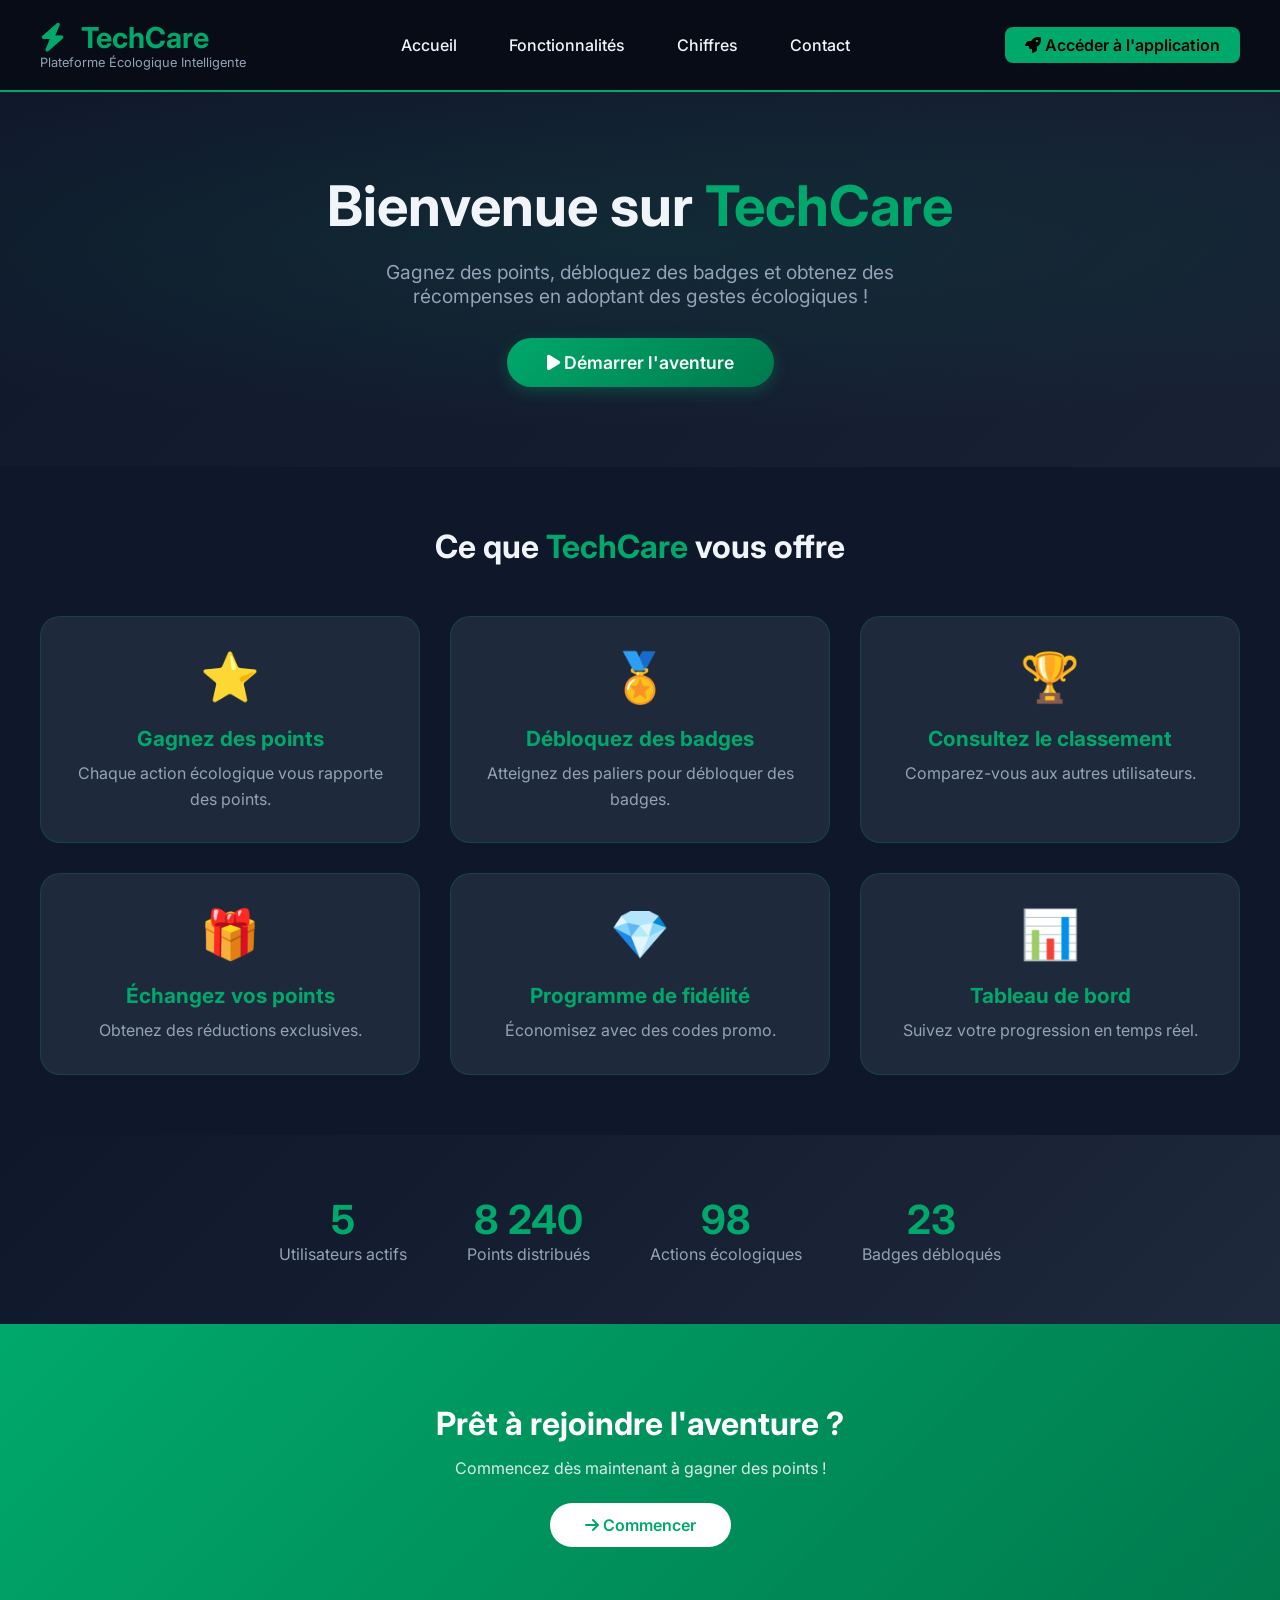
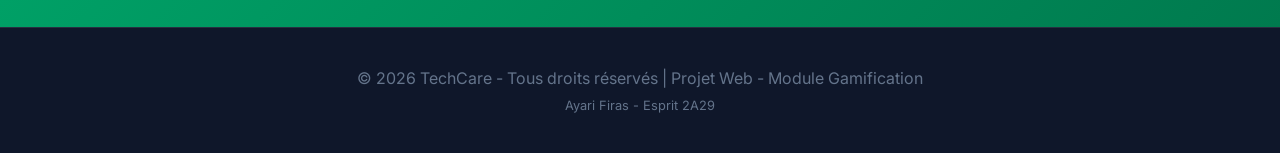
<file: index.html>
<!DOCTYPE html>
<html lang="fr">
<head>
    <meta charset="UTF-8">
    <meta name="viewport" content="width=device-width, initial-scale=1.0">
    <title>TechCare | Plateforme Écologique Intelligente</title>
    <link href="https://fonts.googleapis.com/css2?family=Inter:wght@400;500;600;700;800&display=swap" rel="stylesheet">
    <link rel="stylesheet" href="https://cdnjs.cloudflare.com/ajax/libs/font-awesome/6.4.0/css/all.min.css">
    <style>
        * {
            margin: 0;
            padding: 0;
            box-sizing: border-box;
        }

        body {
            font-family: 'Inter', sans-serif;
            background: linear-gradient(135deg, #0f172a 0%, #1e293b 100%);
            color: #f1f5f9;
            min-height: 100vh;
        }

        /* Header */
        .header {
            background: rgba(8, 12, 22, 0.95);
            padding: 20px 40px;
            display: flex;
            justify-content: space-between;
            align-items: center;
            border-bottom: 2px solid #00A86B;
            position: sticky;
            top: 0;
            z-index: 100;
            backdrop-filter: blur(10px);
            flex-wrap: wrap;
            gap: 15px;
        }

        .logo h1 {
            font-size: 1.8rem;
            color: #00A86B;
        }

        .logo h1 i {
            margin-right: 10px;
        }

        .logo p {
            font-size: 0.8rem;
            color: #94a3b8;
        }

        .nav-links {
            display: flex;
            gap: 20px;
            flex-wrap: wrap;
        }

        .nav-links a {
            color: #f1f5f9;
            text-decoration: none;
            padding: 8px 16px;
            border-radius: 8px;
            transition: 0.3s;
            font-weight: 500;
        }

        .nav-links a:hover {
            background: #00A86B;
            color: #000;
        }

        .btn-login {
            background: #00A86B;
            color: #000;
            border: none;
            padding: 8px 20px;
            border-radius: 8px;
            font-weight: 600;
            cursor: pointer;
            transition: 0.3s;
            text-decoration: none;
            display: inline-block;
        }

        .btn-login:hover {
            background: #00cf85;
            transform: translateY(-2px);
        }

        /* Hero Section */
        .hero {
            padding: 80px 40px;
            text-align: center;
            background: radial-gradient(ellipse 80% 50% at 50% 40%, rgba(0,168,107,0.1), transparent);
        }

        .hero h1 {
            font-size: 3.5rem;
            margin-bottom: 20px;
        }

        .hero h1 span {
            color: #00A86B;
        }

        .hero p {
            font-size: 1.2rem;
            color: #94a3b8;
            max-width: 600px;
            margin: 0 auto 30px;
        }

        .btn-start {
            display: inline-block;
            background: linear-gradient(135deg, #00A86B, #007a4e);
            color: #fff;
            padding: 14px 40px;
            border-radius: 50px;
            text-decoration: none;
            font-weight: 600;
            font-size: 1.1rem;
            transition: 0.3s;
            box-shadow: 0 4px 15px rgba(0,168,107,0.3);
        }

        .btn-start:hover {
            transform: translateY(-3px);
            box-shadow: 0 8px 25px rgba(0,168,107,0.4);
        }

        /* Features Section */
        .features {
            padding: 60px 40px;
            background: #0f172a;
        }

        .section-title {
            text-align: center;
            font-size: 2rem;
            margin-bottom: 50px;
        }

        .section-title span {
            color: #00A86B;
        }

        .features-grid {
            display: grid;
            grid-template-columns: repeat(auto-fit, minmax(300px, 1fr));
            gap: 30px;
            max-width: 1200px;
            margin: 0 auto;
        }

        .feature-card {
            background: #1e293b;
            padding: 30px;
            border-radius: 20px;
            text-align: center;
            border: 1px solid rgba(0,168,107,0.2);
            transition: 0.3s;
        }

        .feature-card:hover {
            transform: translateY(-5px);
            border-color: #00A86B;
            box-shadow: 0 10px 30px rgba(0,168,107,0.15);
        }

        .feature-icon {
            font-size: 3rem;
            margin-bottom: 20px;
        }

        .feature-card h3 {
            font-size: 1.3rem;
            margin-bottom: 10px;
            color: #00A86B;
        }

        .feature-card p {
            color: #94a3b8;
            line-height: 1.6;
        }

        /* Stats Section */
        .stats {
            padding: 60px 40px;
            background: linear-gradient(135deg, #0f172a, #1e293b);
            display: flex;
            justify-content: center;
            gap: 60px;
            flex-wrap: wrap;
            text-align: center;
        }

        .stat-item h2 {
            font-size: 2.5rem;
            color: #00A86B;
        }

        .stat-item p {
            color: #94a3b8;
        }

        /* CTA Section */
        .cta {
            padding: 80px 40px;
            text-align: center;
            background: linear-gradient(135deg, #00A86B, #007a4e);
        }

        .cta h2 {
            font-size: 2rem;
            margin-bottom: 15px;
            color: #fff;
        }

        .cta p {
            margin-bottom: 25px;
            opacity: 0.9;
        }

        .btn-cta {
            display: inline-block;
            background: #fff;
            color: #00A86B;
            padding: 12px 35px;
            border-radius: 50px;
            text-decoration: none;
            font-weight: 600;
            transition: 0.3s;
        }

        .btn-cta:hover {
            transform: translateY(-2px);
            box-shadow: 0 5px 15px rgba(0,0,0,0.2);
        }

        /* Footer */
        .footer {
            background: #0f172a;
            padding: 40px;
            text-align: center;
            border-top: 1px solid rgba(255,255,255,0.1);
        }

        .footer p {
            color: #64748b;
        }

        /* Responsive */
        @media (max-width: 768px) {
            .header {
                flex-direction: column;
                text-align: center;
            }
            .hero h1 {
                font-size: 2rem;
            }
            .features-grid {
                grid-template-columns: 1fr;
            }
            .stats {
                gap: 30px;
            }
            .nav-links {
                justify-content: center;
            }
        }
    </style>
</head>
<body>
    <div class="header">
        <div class="logo">
            <h1><i class="fas fa-bolt"></i> TechCare</h1>
            <p>Plateforme Écologique Intelligente</p>
        </div>
        <div class="nav-links">
            <a href="#">Accueil</a>
            <a href="#features">Fonctionnalités</a>
            <a href="#stats">Chiffres</a>
            <a href="#contact">Contact</a>
        </div>
        <div>
            <a href="public/index.php" class="btn-login"><i class="fas fa-rocket"></i> Accéder à l'application</a>
        </div>
    </div>

    <section class="hero">
        <h1>Bienvenue sur <span>TechCare</span></h1>
        <p>Gagnez des points, débloquez des badges et obtenez des récompenses en adoptant des gestes écologiques !</p>
        <a href="public/index.php" class="btn-start"><i class="fas fa-play"></i> Démarrer l'aventure</a>
    </section>

    <section class="features" id="features">
        <h2 class="section-title">Ce que <span>TechCare</span> vous offre</h2>
        <div class="features-grid">
            <div class="feature-card"><div class="feature-icon">⭐</div><h3>Gagnez des points</h3><p>Chaque action écologique vous rapporte des points.</p></div>
            <div class="feature-card"><div class="feature-icon">🏅</div><h3>Débloquez des badges</h3><p>Atteignez des paliers pour débloquer des badges.</p></div>
            <div class="feature-card"><div class="feature-icon">🏆</div><h3>Consultez le classement</h3><p>Comparez-vous aux autres utilisateurs.</p></div>
            <div class="feature-card"><div class="feature-icon">🎁</div><h3>Échangez vos points</h3><p>Obtenez des réductions exclusives.</p></div>
            <div class="feature-card"><div class="feature-icon">💎</div><h3>Programme de fidélité</h3><p>Économisez avec des codes promo.</p></div>
            <div class="feature-card"><div class="feature-icon">📊</div><h3>Tableau de bord</h3><p>Suivez votre progression en temps réel.</p></div>
        </div>
    </section>

    <section class="stats" id="stats">
        <div class="stat-item"><h2 id="totalUsers">0</h2><p>Utilisateurs actifs</p></div>
        <div class="stat-item"><h2 id="totalPoints">0</h2><p>Points distribués</p></div>
        <div class="stat-item"><h2 id="totalActions">0</h2><p>Actions écologiques</p></div>
        <div class="stat-item"><h2 id="totalBadges">0</h2><p>Badges débloqués</p></div>
    </section>

    <section class="cta" id="contact">
        <h2>Prêt à rejoindre l'aventure ?</h2>
        <p>Commencez dès maintenant à gagner des points !</p>
        <a href="public/index.php" class="btn-cta"><i class="fas fa-arrow-right"></i> Commencer</a>
    </section>

    <footer class="footer">
        <p>© 2026 TechCare - Tous droits réservés | Projet Web - Module Gamification</p>
        <p style="margin-top: 10px; font-size: 0.8rem;">Ayari Firas - Esprit 2A29</p>
    </footer>

    <script>
        function loadStats() {
            fetch('public/index.php?controller=user&action=getStats')
                .then(response => response.json())
                .then(data => {
                    document.getElementById('totalUsers').innerHTML = data.totalUsers || 0;
                    document.getElementById('totalPoints').innerHTML = (data.totalPoints || 0).toLocaleString();
                    document.getElementById('totalActions').innerHTML = (data.totalActions || 0).toLocaleString();
                    document.getElementById('totalBadges').innerHTML = data.totalBadges || 0;
                })
                .catch(error => {
                    document.getElementById('totalUsers').innerHTML = '5';
                    document.getElementById('totalPoints').innerHTML = '8 240';
                    document.getElementById('totalActions').innerHTML = '98';
                    document.getElementById('totalBadges').innerHTML = '23';
                });
        }
        loadStats();
        setInterval(loadStats, 30000);
    </script>
</body>
</html>
</file>
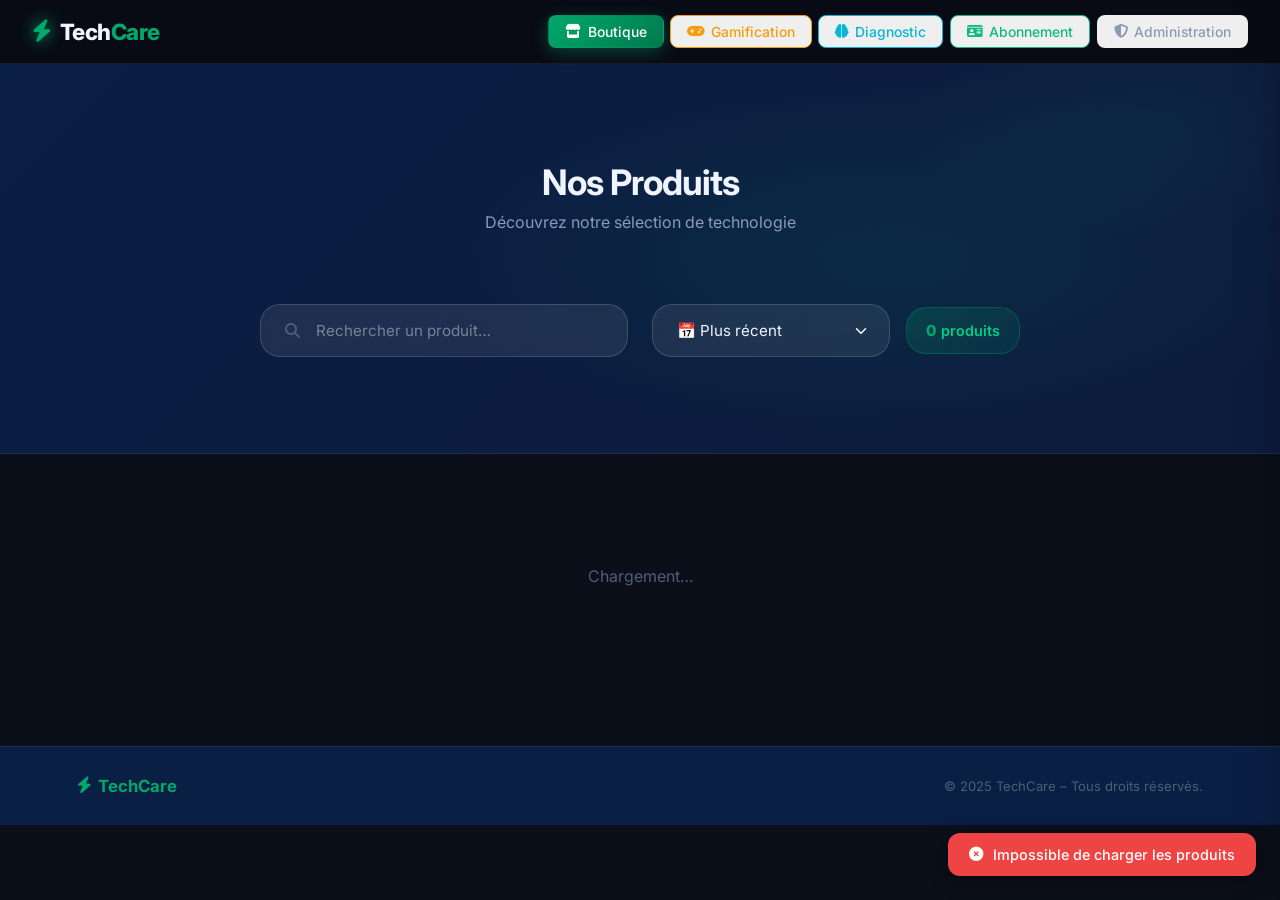
<file: view/frontoffice.html>
<!DOCTYPE html>
<html lang="fr">
<head>
  <meta charset="UTF-8" />
  <meta name="viewport" content="width=device-width, initial-scale=1.0" />
  <meta name="description" content="TechCare – Votre boutique tech en Tunisie." />
  <title>TechCare - Front Office</title>

  <link rel="stylesheet" href="../style.css" />
  <link rel="preconnect" href="https://fonts.googleapis.com" />
  <link href="https://fonts.googleapis.com/css2?family=Inter:wght@300;400;500;600;700;800&display=swap" rel="stylesheet" />
  <link rel="stylesheet" href="https://cdnjs.cloudflare.com/ajax/libs/font-awesome/6.5.0/css/all.min.css" />

  <style>
    .nav-link.nav-gamif    { border-color: #f59e0b; color: #f59e0b; }
    .nav-link.nav-gamif:hover { background: #f59e0b; color: #fff; }
    .nav-link.nav-diag     { border-color: #06b6d4; color: #06b6d4; }
    .nav-link.nav-diag:hover { background: #06b6d4; color: #fff; }
    .nav-link.nav-abo      { border-color: #10b981; color: #10b981; }
    .nav-link.nav-abo:hover { background: #10b981; color: #fff; }

    .page-overlay {
      display: none; position: fixed; inset: 0;
      background: rgba(0,0,0,.65); backdrop-filter: blur(6px);
      z-index: 1000; align-items: center; justify-content: center;
    }
    .page-overlay.open { display: flex; }
    .page-modal {
      background: #1a1a2e; border: 1px solid rgba(255,255,255,.1);
      border-radius: 1.25rem; width: 90%; max-width: 520px;
      padding: 2.5rem 2rem; position: relative; text-align: center;
      animation: popIn .25s ease;
    }
    @keyframes popIn { from { transform: scale(.85); opacity: 0; } to { transform: scale(1); opacity: 1; } }
    .page-modal .modal-icon { font-size: 3rem; margin-bottom: 1rem; }
    .page-modal h2 { font-size: 1.4rem; margin-bottom: .5rem; color:#fff; }
    .page-modal p  { color: rgba(255,255,255,.55); font-size:.95rem; line-height:1.6; }
    .page-modal .close-modal {
      position: absolute; top:1rem; right:1rem;
      background: rgba(255,255,255,.08); border: none;
      color:#fff; width:32px; height:32px; border-radius:50%;
      cursor:pointer; font-size:1rem; display:flex; align-items:center; justify-content:center;
      transition: background .2s;
    }
    .page-modal .close-modal:hover { background: rgba(255,255,255,.18); }

    .toast-container { position: fixed; bottom: 1.5rem; right: 1.5rem; z-index: 9999; display: flex; flex-direction: column; gap: .5rem; }
    .toast {
      padding: .75rem 1.25rem; border-radius: .75rem;
      font-size: .9rem; font-weight: 500; color: #fff;
      display: flex; align-items: center; gap: .6rem;
      animation: slideUp .3s ease; box-shadow: 0 4px 20px rgba(0,0,0,.4);
    }
    @keyframes slideUp { from { transform: translateY(20px); opacity: 0; } to { transform: translateY(0); opacity: 1; } }
    .toast-success { background: #10b981; }
    .toast-warn    { background: #f59e0b; }
    .toast-error   { background: #ef4444; }
    .toast-hide    { opacity: 0; transition: opacity .4s; }

    .badge-neuf     { background: #10b981; color:#fff; padding:.2rem .6rem; border-radius:.4rem; font-size:.75rem; font-weight:600; }
    .badge-occasion { background: #f59e0b; color:#fff; padding:.2rem .6rem; border-radius:.4rem; font-size:.75rem; font-weight:600; }
  </style>
</head>
<body>

  <!-- ═══════════════════════════════
       VUE 1 : BOUTIQUE (FRONT)
  ═══════════════════════════════ -->
  <div id="front-view" class="front-body" style="display:block;">

    <nav class="navbar" role="navigation">
      <a class="navbar-brand" href="#boutique" onclick="navigate('front')">
        <i class="fas fa-bolt"></i>
        <span>Tech<span class="brand-accent">Care</span></span>
      </a>
      <div class="navbar-menu">
        <button class="nav-link active" id="btn-boutique" onclick="navigate('front')">
          <i class="fas fa-store"></i> Boutique
        </button>
        <button class="nav-link nav-gamif" onclick="openPage('gamification')">
          <i class="fas fa-gamepad"></i> Gamification
        </button>
        <button class="nav-link nav-diag" onclick="openPage('diagnostic')">
          <i class="fas fa-brain"></i> Diagnostic
        </button>
        <button class="nav-link nav-abo" onclick="openPage('abonnement')">
          <i class="fas fa-id-card"></i> Abonnement
        </button>
        <button class="nav-link" onclick="window.location.href='backoffice.html'">
          <i class="fas fa-shield-halved"></i> Administration
        </button>
      </div>
    </nav>

    <section class="hero-section">
      <div class="hero-wrapper">
        <div class="hero-title-group">
          <h1>Nos Produits</h1>
          <p>Découvrez notre sélection de technologie</p>
        </div>

        <div class="hero-filters">
          <div class="search-bar">
            <i class="fas fa-search"></i>
            <input type="search" id="searchInput" placeholder="Rechercher un produit…" />
            <button class="clear-search" id="clearSearch">
              <i class="fas fa-times"></i>
            </button>
          </div>

          <div class="filter-actions">
            <div class="sort-dropdown">
              <select id="sortSelect">
                <option value="recent">📅 Plus récent</option>
                <option value="price-asc">📈 Prix croissant</option>
                <option value="price-desc">📉 Prix décroissant</option>
                <option value="name-asc">A → Z</option>
                <option value="name-desc">Z → A</option>
                <option value="stock">📦 Stock</option>
                <option value="popular">🔥 Populaires</option>
              </select>
            </div>
            <span class="result-badge"><span id="resultCount">0</span> produits</span>
          </div>
        </div>
      </div>
    </section>

    <main class="products-section">

      <!-- Popular Products Section -->
      <div id="popularSection" class="popular-section" style="display:none;">
        <div class="section-header">
          <h2 class="section-title">🔥 Produits populaires</h2>
          <p class="section-subtitle">Les produits les plus vendus et consultés</p>
        </div>
        <div class="products-grid popular-grid" id="popularGrid">
          <p class="empty-state" style="grid-column:1/-1;text-align:center;">Chargement…</p>
        </div>
        <div class="section-divider"></div>
      </div>

      <!-- Products Grid -->
      <div class="products-grid" id="productGrid">
        <p class="empty-state" style="grid-column:1/-1;text-align:center;">Chargement…</p>
      </div>

      <!-- No Results Message -->
      <div id="noResults" class="no-results hidden">
        <div class="no-results-content">
          <i class="fas fa-search"></i>
          <h3>Aucun produit trouvé</h3>
          <p>Essayez de modifier vos critères de recherche ou de tri</p>
          <button class="btn-reset" id="resetButton">Réinitialiser</button>
        </div>
      </div>
    </main>

    <footer class="site-footer">
      <div class="footer-inner">
        <div class="footer-brand"><i class="fas fa-bolt"></i> TechCare</div>
        <p>© 2025 TechCare – Tous droits réservés.</p>
      </div>
    </footer>
  </div>



  <!-- ── Modales ──────────────────────────────────────── -->
  <div class="page-overlay" id="overlay-gamification">
    <div class="page-modal">
      <button class="close-modal" onclick="closePage('gamification')"><i class="fas fa-times"></i></button>
      <div class="modal-icon">🎮</div>
      <h2>Gamification</h2>
      <p>Système de points, badges et récompenses.<br/>En cours de développement.</p>
    </div>
  </div>
  <div class="page-overlay" id="overlay-diagnostic">
    <div class="page-modal">
      <button class="close-modal" onclick="closePage('diagnostic')"><i class="fas fa-times"></i></button>
      <div class="modal-icon">🧠</div>
      <h2>Diagnostic Intelligent</h2>
      <p>Analyse IA du catalogue et recommandations.<br/>En cours de développement.</p>
    </div>
  </div>
  <div class="page-overlay" id="overlay-abonnement">
    <div class="page-modal">
      <button class="close-modal" onclick="closePage('abonnement')"><i class="fas fa-times"></i></button>
      <div class="modal-icon">💳</div>
      <h2>Gestion d'Abonnement</h2>
      <p>Plans, renouvellements et factures.<br/>En cours de développement.</p>
    </div>
  </div>

  <!-- ── Panier (Cart Drawer) ──────────────────────────────────────── -->
  <div class="cart-overlay" id="cartOverlay"></div>
  <div class="cart-drawer" id="cartDrawer">
    <div class="cart-header">
      <h3><i class="fas fa-shopping-cart"></i> Panier</h3>
      <button onclick="closeCart()"><i class="fas fa-times"></i></button>
    </div>
    <div class="cart-items" id="cartItems">
      <div class="cart-empty">
        <i class="fas fa-shopping-cart"></i>
        <p>Votre panier est vide</p>
      </div>
    </div>
    <div class="cart-footer">
      <div class="cart-total">
        <span>Total:</span>
        <span id="cartTotal">0.00 DT</span>
      </div>
      <button class="btn-primary" style="width:100%;">Passer la commande</button>
    </div>
  </div>

  <div class="toast-container" id="toast-container"></div>

  <script>
    const API_URL = '../controller/controller.php';

    const api = {
      async getAll() {
        const res = await fetch(API_URL);
        const json = await res.json();
        return json.data || [];
      },
      async getPopular() {
        const res = await fetch(`${API_URL}?action=popular`);
        const json = await res.json();
        return json.data || [];
      },
      async getSorted(sortBy) {
        const res = await fetch(`${API_URL}?action=sorted&sort=${sortBy}`);
        const json = await res.json();
        return json.data || [];
      },
      async add(data) {
        const res = await fetch(API_URL, {
          method: 'POST',
          headers: { 'Content-Type': 'application/json' },
          body: JSON.stringify(data)
        });
        return await res.json();
      },
      async buy(id, quantity = 1) {
        const res = await fetch(`${API_URL}?id=${id}&action=buy`, {
          method: 'POST',
          headers: { 'Content-Type': 'application/json' },
          body: JSON.stringify({ quantity })
        });
        return await res.json();
      },
      async incrementView(id) {
        const res = await fetch(`${API_URL}?id=${id}&action=view`, {
          method: 'POST'
        });
        return await res.json();
      },
      async update(id, data) {
        const res = await fetch(`${API_URL}?id=${id}`, {
          method: 'PUT',
          headers: { 'Content-Type': 'application/json' },
          body: JSON.stringify(data)
        });
        return await res.json();
      },
      async remove(id) {
        const res = await fetch(`${API_URL}?id=${id}`, { method: 'DELETE' });
        return await res.json();
      }
    };

    const view = {
      renderFront(products) {
        const grid = document.getElementById('productGrid');
        const noResults = document.getElementById('noResults');
        const resultCount = document.getElementById('resultCount');
        
        if (!grid) return;
        
        resultCount.textContent = products.length;
        
        if (!products.length) {
          grid.classList.add('hidden');
          noResults.classList.remove('hidden');
          return;
        }
        
        grid.classList.remove('hidden');
        noResults.classList.add('hidden');
        
        grid.innerHTML = products.map((p, idx) => {
          const stockStatus = this.getStockStatus(p.stock);
          const isOutOfStock = p.stock <= 0;
          return `
          <div class="product-card" style="animation: cardIn 0.4s ease ${idx * 0.03}s both;" data-product-id="${p.id}">
            <div class="card-img-wrap">
              ${isOutOfStock ? '<div class="stock-overlay">Rupture</div>' : stockStatus.badge ? `<div class="stock-badge ${stockStatus.class}">${stockStatus.badge}</div>` : ''}
              <img src="${p.image}" alt="${p.nom}" loading="lazy" referrerpolicy="no-referrer" 
                onerror="this.onerror=null;this.src='https://placehold.co/300x200/141d2e/00A86B?text=${encodeURIComponent(p.nom)}'">
            </div>
            <div class="card-body">
              <span class="product-category">${p.categorie_nom || ''}</span>
              <div class="card-name">${p.nom || ''}</div>
              <div class="product-brand">${p.marque || ''}</div>
              <div class="product-description">${p.description || ''}</div>
              <div class="card-stats">
                <span class="stat"><i class="fas fa-eye"></i> ${p.views || 0}</span>
                <span class="stat"><i class="fas fa-shopping-bag"></i> ${p.ventes || 0}</span>
              </div>
              <div class="card-footer">
                <div class="card-price">${parseFloat(p.prix).toFixed(0)} DT</div>
                <button class="btn-cart-mini ${isOutOfStock ? 'disabled' : ''}" 
                  data-product-id="${p.id}" 
                  data-product-name="${p.nom}" 
                  data-product-price="${p.prix}" 
                  data-product-image="${p.image}" 
                  data-product-stock="${p.stock}"
                  ${isOutOfStock ? 'disabled' : ''}>
                  <i class="fas fa-shopping-cart"></i> ${isOutOfStock ? 'Indisponible' : 'Ajouter'}
                </button>
              </div>
            </div>
          </div>
        `}).join('');
        
        // Ajouter les écouteurs d'événements après le rendu
        grid.querySelectorAll('.btn-cart-mini').forEach(btn => {
          btn.addEventListener('click', (e) => {
            const id = parseInt(btn.dataset.productId);
            const name = btn.dataset.productName;
            const price = parseFloat(btn.dataset.productPrice);
            const image = btn.dataset.productImage;
            const stock = parseInt(btn.dataset.productStock);
            appController.addToCart(id, name, price, image, stock);
          });
        });
      },

      renderPopular(products) {
        const grid = document.getElementById('popularGrid');
        const section = document.getElementById('popularSection');
        
        if (!grid || !section) return;
        
        if (!products.length) {
          section.style.display = 'none';
          return;
        }
        
        section.style.display = 'block';
        grid.innerHTML = products.slice(0, 6).map((p, idx) => {
          const stockStatus = this.getStockStatus(p.stock);
          const isOutOfStock = p.stock <= 0;
          return `
          <div class="product-card" style="animation: cardIn 0.4s ease ${idx * 0.03}s both;" data-product-id="${p.id}">
            <div class="card-img-wrap">
              <div class="popular-badge">⭐ Populaire</div>
              ${isOutOfStock ? '<div class="stock-overlay">Rupture</div>' : stockStatus.badge ? `<div class="stock-badge ${stockStatus.class}">${stockStatus.badge}</div>` : ''}
              <img src="${p.image}" alt="${p.nom}" loading="lazy" referrerpolicy="no-referrer" 
                onerror="this.onerror=null;this.src='https://placehold.co/300x200/141d2e/00A86B?text=${encodeURIComponent(p.nom)}'">
            </div>
            <div class="card-body">
              <span class="product-category">${p.categorie_nom || ''}</span>
              <div class="card-name">${p.nom || ''}</div>
              <div class="product-brand">${p.marque || ''}</div>
              <div class="product-description">${p.description || ''}</div>
              <div class="card-stats">
                <span class="stat"><i class="fas fa-eye"></i> ${p.views || 0}</span>
                <span class="stat"><i class="fas fa-shopping-bag"></i> ${p.ventes || 0}</span>
              </div>
              <div class="card-footer">
                <div class="card-price">${parseFloat(p.prix).toFixed(0)} DT</div>
                <button class="btn-cart-mini ${isOutOfStock ? 'disabled' : ''}" 
                  data-product-id="${p.id}" 
                  data-product-name="${p.nom}" 
                  data-product-price="${p.prix}" 
                  data-product-image="${p.image}" 
                  data-product-stock="${p.stock}"
                  ${isOutOfStock ? 'disabled' : ''}>
                  <i class="fas fa-shopping-cart"></i> ${isOutOfStock ? 'Indisponible' : 'Ajouter'}
                </button>
              </div>
            </div>
          </div>
        `}).join('');
        
        // Ajouter les écouteurs d'événements
        grid.querySelectorAll('.btn-cart-mini').forEach(btn => {
          btn.addEventListener('click', (e) => {
            const id = parseInt(btn.dataset.productId);
            const name = btn.dataset.productName;
            const price = parseFloat(btn.dataset.productPrice);
            const image = btn.dataset.productImage;
            const stock = parseInt(btn.dataset.productStock);
            appController.addToCart(id, name, price, image, stock);
          });
        });
      },

      getStockStatus(stock) {
        if (stock <= 0) {
          return { badge: '❌ Indisponible', class: 'stock-critical' };
        } else if (stock <= 3) {
          return { badge: '⚠️ Stock faible', class: 'stock-warning' };
        }
        return { badge: null, class: '' };
      },

      showToast(message, type = 'success') {
        const container = document.getElementById('toast-container');
        if (!container) return;
        const toast = document.createElement('div');
        toast.className = `toast toast-${type}`;
        const icons = { success: 'check-circle', warn: 'exclamation-triangle', error: 'circle-xmark' };
        toast.innerHTML = `<i class="fas fa-${icons[type] || 'check-circle'}"></i> ${message}`;
        container.appendChild(toast);
        setTimeout(() => toast.classList.add('toast-hide'), 3000);
        setTimeout(() => toast.remove(), 3500);
      }
    };

    const appController = {
      allProducts: [],
      filteredProducts: [],
      cart: [],

      async init() {
        try {
          this.allProducts = await api.getAll();
          this.filteredProducts = [...this.allProducts];
          const popularProducts = await api.getPopular();
          this.loadCart();
          view.renderPopular(popularProducts);
          view.renderFront(this.filteredProducts);
          this.setupEventListeners();
        } catch (err) {
          console.error('Erreur:', err);
          view.showToast('Impossible de charger les produits', 'error');
        }
      },

      loadCart() {
        const saved = localStorage.getItem('techcare-cart');
        this.cart = saved ? JSON.parse(saved) : [];
        this.updateCartUI();
      },

      saveCart() {
        localStorage.setItem('techcare-cart', JSON.stringify(this.cart));
        this.updateCartUI();
      },

      addToCart(productId, productName, productPrice, productImage, stock) {
        if (stock <= 0) {
          view.showToast('Ce produit est en rupture de stock', 'error');
          return;
        }

        const existingItem = this.cart.find(item => item.id === productId);
        
        if (existingItem) {
          existingItem.quantity += 1;
        } else {
          this.cart.push({
            id: productId,
            name: productName,
            price: parseFloat(productPrice),
            image: productImage,
            quantity: 1
          });
        }

        this.saveCart();
        view.showToast(`"${productName}" ajouté au panier`, 'success');
        
        // Simuler l'achat et enregistrer les statistiques
        (async () => {
          try {
            await api.buy(productId, 1);
            await api.incrementView(productId);
          } catch (err) {
            console.log('Stats enregistrées (mode déconnecté)');
          }
        })();
        
        openCart();
      },

      removeFromCart(productId) {
        this.cart = this.cart.filter(item => item.id !== productId);
        this.saveCart();
      },

      updateQuantity(productId, newQuantity) {
        const item = this.cart.find(item => item.id === productId);
        if (item) {
          if (newQuantity <= 0) {
            this.removeFromCart(productId);
          } else {
            item.quantity = newQuantity;
            this.saveCart();
          }
        }
      },

      updateCartUI() {
        const cartItemsContainer = document.getElementById('cartItems');
        const cartTotal = document.getElementById('cartTotal');
        const cartOverlay = document.getElementById('cartOverlay');

        if (!cartItemsContainer) return;

        if (this.cart.length === 0) {
          cartItemsContainer.innerHTML = `
            <div class="cart-empty">
              <i class="fas fa-shopping-cart"></i>
              <p>Votre panier est vide</p>
            </div>
          `;
          return;
        }

        let total = 0;
        cartItemsContainer.innerHTML = this.cart.map(item => {
          const itemTotal = item.price * item.quantity;
          total += itemTotal;
          return `
            <div class="cart-item">
              <img src="${item.image}" alt="${item.name}" class="cart-item-img" 
                onerror="this.onerror=null;this.src='https://placehold.co/52x52/141d2e/00A86B'">
              <div class="cart-item-info">
                <div class="cart-item-name">${item.name}</div>
                <div class="cart-item-price">${parseFloat(item.price).toFixed(2)} DT</div>
              </div>
              <div class="cart-item-qty">
                <button onclick="appController.updateQuantity(${item.id}, ${item.quantity - 1})">−</button>
                <span>${item.quantity}</span>
                <button onclick="appController.updateQuantity(${item.id}, ${item.quantity + 1})">+</button>
              </div>
              <button class="cart-item-remove" onclick="appController.removeFromCart(${item.id})">
                <i class="fas fa-trash"></i>
              </button>
            </div>
          `;
        }).join('');

        if (cartTotal) {
          cartTotal.textContent = total.toFixed(2) + ' DT';
        }
      },

      setupEventListeners() {
        const searchInput = document.getElementById('searchInput');
        const sortSelect = document.getElementById('sortSelect');
        const clearSearch = document.getElementById('clearSearch');
        const resetButton = document.getElementById('resetButton');

        if (searchInput) {
          searchInput.addEventListener('input', (e) => {
            this.handleSearch(e.target.value);
          });
        }

        if (clearSearch) {
          clearSearch.addEventListener('click', () => {
            searchInput.value = '';
            clearSearch.classList.remove('active');
            this.handleSearch('');
          });
        }

        if (sortSelect) {
          sortSelect.addEventListener('change', (e) => {
            this.handleSort(e.target.value);
          });
        }

        if (resetButton) {
          resetButton.addEventListener('click', () => {
            this.resetFilters();
          });
        }
      },

      handleSearch(query) {
        const searchTerm = query.toLowerCase().trim();
        const clearSearch = document.getElementById('clearSearch');

        if (searchTerm === '') {
          this.filteredProducts = [...this.allProducts];
          if (clearSearch) clearSearch.classList.remove('active');
        } else {
          if (clearSearch) clearSearch.classList.add('active');
          this.filteredProducts = this.allProducts.filter(product => {
            const nom = (product.nom || '').toLowerCase();
            const categorie = (product.categorie_nom || '').toLowerCase();
            const marque = (product.marque || '').toLowerCase();
            const description = (product.description || '').toLowerCase();

            return nom.includes(searchTerm) || 
                   categorie.includes(searchTerm) || 
                   marque.includes(searchTerm) ||
                   description.includes(searchTerm);
          });
        }

        const sortSelect = document.getElementById('sortSelect');
        const currentSort = sortSelect ? sortSelect.value : 'recent';
        this.handleSort(currentSort);
      },

      handleSort(sortType) {
        const products = [...this.filteredProducts];

        switch (sortType) {
          case 'price-asc':
            products.sort((a, b) => parseFloat(a.prix) - parseFloat(b.prix));
            break;
          case 'price-desc':
            products.sort((a, b) => parseFloat(b.prix) - parseFloat(a.prix));
            break;
          case 'name-asc':
            products.sort((a, b) => (a.nom || '').localeCompare(b.nom || '', 'fr'));
            break;
          case 'name-desc':
            products.sort((a, b) => (b.nom || '').localeCompare(a.nom || '', 'fr'));
            break;
          case 'stock':
            products.sort((a, b) => parseInt(b.stock || 0) - parseInt(a.stock || 0));
            break;
          case 'popular':
            products.sort((a, b) => {
              const scoreA = (a.ventes || 0) * 2 + (a.views || 0);
              const scoreB = (b.ventes || 0) * 2 + (b.views || 0);
              return scoreB - scoreA;
            });
            break;
          case 'recent':
          default:
            products.sort((a, b) => new Date(b.date_ajout) - new Date(a.date_ajout));
        }

        this.filteredProducts = products;
        view.renderFront(this.filteredProducts);
      },

      resetFilters() {
        const searchInput = document.getElementById('searchInput');
        const sortSelect = document.getElementById('sortSelect');
        const clearSearch = document.getElementById('clearSearch');

        if (searchInput) searchInput.value = '';
        if (sortSelect) sortSelect.value = 'recent';
        if (clearSearch) clearSearch.classList.remove('active');

        this.filteredProducts = [...this.allProducts];
        view.renderFront(this.filteredProducts);
      },

      navigate(viewName) {
        const front = document.getElementById('front-view');
        
        front.style.display = 'block';
        
        if (viewName === 'front') {
          this.init();
        }
      }
    };



    function navigate(v) { appController.navigate(v); }
    function openPage(name) { document.getElementById('overlay-' + name).classList.add('open'); }
    function closePage(name) { document.getElementById('overlay-' + name).classList.remove('open'); }
    function openCart() { 
      const cartDrawer = document.getElementById('cartDrawer');
      const cartOverlay = document.getElementById('cartOverlay');
      if (cartDrawer) cartDrawer.classList.add('open');
      if (cartOverlay) cartOverlay.classList.add('open');
    }
    function closeCart() { 
      const cartDrawer = document.getElementById('cartDrawer');
      const cartOverlay = document.getElementById('cartOverlay');
      if (cartDrawer) cartDrawer.classList.remove('open');
      if (cartOverlay) cartOverlay.classList.remove('open');
    }

    document.getElementById('cartOverlay')?.addEventListener('click', closeCart);

    document.querySelectorAll('.page-overlay').forEach(overlay => {
      overlay.addEventListener('click', e => {
        if (e.target === overlay) overlay.classList.remove('open');
      });
    });

    window.addEventListener('load', () => {
      appController.navigate('front');
    });
  </script>

</body>
</html>
</file>
<file: style.css>
/* ═══════════════════════════════════════════════════════════
   TechCare – style.css  (partagé : Front Office + Back Office)
   Palette : Vert #00A86B | Bleu sombre #0A1F44 | Noir #000000
═══════════════════════════════════════════════════════════ */

/* ── RESET & VARIABLES ─────────────────────────────────── */
*, *::before, *::after { box-sizing: border-box; margin: 0; padding: 0; }

:root {
  /* Couleurs principales */
  --green:        #00A86B;
  --green-lt:     #00cf85;
  --green-dk:     #007a4e;
  --blue:         #0A1F44;
  --blue-mid:     #112a5e;
  --blue-lt:      #1a3a7a;

  /* Surfaces */
  --bg:           #0b0f1a;
  --surface:      #111827;
  --surface2:     #1a2535;
  --surface3:     #1f2f45;
  --card:         #141d2e;
  --border:       rgba(255,255,255,0.07);

  /* Texte */
  --txt:          #f0f4ff;
  --txt-muted:    #8b9ab5;
  --txt-dim:      #4e5e78;

  /* Status */
  --danger:       #e74c3c;
  --danger-dk:    #c0392b;
  --warning:      #f39c12;
  --purple:       #7c3aed;
  --orange:       #ea580c;
  --teal:         #0891b2;

  /* Shadows */
  --sh-sm:  0 2px 8px rgba(0,0,0,0.35);
  --sh-md:  0 8px 24px rgba(0,0,0,0.45);
  --sh-lg:  0 20px 60px rgba(0,0,0,0.65);
  --sh-grn: 0 4px 16px rgba(0,168,107,0.35);

  /* Radii */
  --r-sm: 8px;
  --r-md: 14px;
  --r-lg: 20px;
  --r-xl: 28px;
  --r-full: 9999px;

  /* Transitions */
  --t: all 0.3s cubic-bezier(0.4, 0, 0.2, 1);
  --t-fast: all 0.18s ease;

  /* Layout Admin */
  --sidebar-w: 255px;
  --topbar-h:  62px;
  --font: 'Inter', sans-serif;
}

html { scroll-behavior: smooth; }

body {
  font-family: var(--font);
  background: var(--bg);
  color: var(--txt);
  min-height: 100vh;
  overflow-x: hidden;
  -webkit-font-smoothing: antialiased;
}

/* ── SCROLLBAR ─────────────────────────────────────────── */
::-webkit-scrollbar { width: 5px; height: 5px; }
::-webkit-scrollbar-track { background: transparent; }
::-webkit-scrollbar-thumb { background: var(--green-dk); border-radius: 10px; }

/* ── TYPOGRAPHY ────────────────────────────────────────── */
h1, h2, h3, h4 { line-height: 1.25; font-weight: 700; }

.gradient-text {
  background: linear-gradient(135deg, var(--green), var(--green-lt), #00e5ff);
  -webkit-background-clip: text;
  -webkit-text-fill-color: transparent;
  background-clip: text;
}

/* ══════════════════════════════════════════════════════════
   SHARED UTILITIES
══════════════════════════════════════════════════════════ */
.w-full { width: 100%; }
.mt-6   { margin-top: 1.5rem; }

/* ── BUTTONS ───────────────────────────────────────────── */
.btn-primary {
  display: inline-flex;
  align-items: center;
  gap: 0.45rem;
  background: linear-gradient(135deg, var(--green), var(--green-dk));
  color: #fff;
  border: none;
  border-radius: var(--r-sm);
  padding: 0.7rem 1.5rem;
  font: 600 0.9rem var(--font);
  cursor: pointer;
  transition: var(--t);
  box-shadow: var(--sh-grn);
  white-space: nowrap;
}
.btn-primary:hover   { filter: brightness(1.15); transform: translateY(-1px); }
.btn-primary:active  { transform: translateY(0); }

.btn-outline {
  display: inline-flex;
  align-items: center;
  gap: 0.45rem;
  background: transparent;
  color: var(--txt-muted);
  border: 1px solid var(--border);
  border-radius: var(--r-sm);
  padding: 0.7rem 1.5rem;
  font: 500 0.9rem var(--font);
  cursor: pointer;
  transition: var(--t);
}
.btn-outline:hover { border-color: var(--txt-muted); color: var(--txt); }

.btn-danger {
  display: inline-flex;
  align-items: center;
  gap: 0.4rem;
  background: linear-gradient(135deg, var(--danger), var(--danger-dk));
  color: #fff;
  border: none;
  border-radius: var(--r-sm);
  padding: 0.65rem 1.3rem;
  font: 600 0.88rem var(--font);
  cursor: pointer;
  transition: var(--t);
}
.btn-danger:hover { filter: brightness(1.12); }

.btn-sm-green {
  display: inline-flex;
  align-items: center;
  gap: 0.35rem;
  background: rgba(0,168,107,0.12);
  border: 1px solid rgba(0,168,107,0.3);
  color: var(--green);
  border-radius: var(--r-sm);
  padding: 0.4rem 0.9rem;
  font: 600 0.82rem var(--font);
  cursor: pointer;
  transition: var(--t);
  white-space: nowrap;
}
.btn-sm-green:hover { background: var(--green); color: #fff; border-color: var(--green); }

.btn-sm-outline {
  display: inline-flex;
  align-items: center;
  gap: 0.35rem;
  background: transparent;
  border: 1px solid var(--border);
  color: var(--txt-muted);
  border-radius: var(--r-sm);
  padding: 0.4rem 0.9rem;
  font: 500 0.82rem var(--font);
  cursor: pointer;
  transition: var(--t);
}
.btn-sm-outline:hover { border-color: var(--txt-muted); color: var(--txt); }

/* ══════════════════════════════════════════════════════════
   TOAST NOTIFICATIONS (partagé)
══════════════════════════════════════════════════════════ */
.toast-container {
  position: fixed;
  bottom: 1.5rem;
  right: 1.5rem;
  z-index: 9999;
  display: flex;
  flex-direction: column;
  gap: 0.5rem;
  pointer-events: none;
}
.toast {
  display: flex;
  align-items: center;
  gap: 0.7rem;
  padding: 0.8rem 1.2rem;
  border-radius: var(--r-md);
  font: 500 0.87rem var(--font);
  color: #fff;
  box-shadow: var(--sh-lg);
  animation: toastIn 0.35s cubic-bezier(0.34,1.56,0.64,1) both;
  pointer-events: all;
  min-width: 240px;
  max-width: 340px;
  backdrop-filter: blur(10px);
}
.toast-success { background: rgba(0,168,107,0.93); border: 1px solid rgba(0,207,133,0.3); }
.toast-error   { background: rgba(231,76,60,0.93);  border: 1px solid rgba(231,76,60,0.3); }
.toast-info    { background: rgba(26,58,122,0.97);  border: 1px solid rgba(100,140,255,0.3); }
.toast-warn    { background: rgba(245,158,11,0.93); border: 1px solid rgba(245,158,11,0.3); }
.toast-hide    { animation: toastOut 0.3s ease forwards; }

@keyframes toastIn  { from { opacity:0; transform:translateX(30px); } to { opacity:1; transform:translateX(0); } }
@keyframes toastOut { from { opacity:1; transform:translateX(0); }   to { opacity:0; transform:translateX(30px); } }

/* ══════════════════════════════════════════════════════════
   CONFIRM DIALOG (partagé)
══════════════════════════════════════════════════════════ */
.confirm-overlay {
  position: fixed;
  inset: 0;
  background: rgba(0,0,0,0.75);
  backdrop-filter: blur(8px);
  z-index: 8000;
  display: flex;
  align-items: center;
  justify-content: center;
  padding: 1rem;
}
.confirm-box {
  background: var(--surface);
  border: 1px solid var(--border);
  border-radius: var(--r-xl);
  padding: 2.5rem 2rem;
  max-width: 400px;
  width: 100%;
  text-align: center;
  animation: popIn 0.3s cubic-bezier(0.34,1.56,0.64,1) both;
}
.confirm-icon { font-size: 2.5rem; color: var(--warning); margin-bottom: 1rem; }
.confirm-box h3 { font-size: 1.2rem; margin-bottom: 0.7rem; }
.confirm-box p  { color: var(--txt-muted); font-size: 0.9rem; line-height: 1.6; margin-bottom: 1.8rem; }
.confirm-actions { display: flex; gap: 0.75rem; justify-content: center; }

@keyframes popIn { from { opacity:0; transform:scale(0.9) translateY(20px); } to { opacity:1; transform:scale(1) translateY(0); } }

/* ══════════════════════════════════════════════════════════
   FRONT OFFICE – NAVBAR
══════════════════════════════════════════════════════════ */
.front-body { background: var(--bg); }

.navbar {
  position: sticky;
  top: 0;
  z-index: 1000;
  display: flex;
  align-items: center;
  gap: 1rem;
  padding: 0 2rem;
  height: 64px;
  background: rgba(8, 12, 22, 0.88);
  backdrop-filter: blur(20px);
  -webkit-backdrop-filter: blur(20px);
  border-bottom: 1px solid var(--border);
}

.navbar-brand {
  display: flex;
  align-items: center;
  gap: 0.5rem;
  font-size: 1.4rem;
  font-weight: 800;
  color: var(--txt);
  text-decoration: none;
  letter-spacing: -0.5px;
  flex-shrink: 0;
}
.navbar-brand .fa-bolt { color: var(--green); filter: drop-shadow(0 0 8px var(--green)); }
.brand-icon { color: var(--green); }
.brand-accent { color: var(--green); }

.hamburger {
  display: none;
  background: none;
  border: none;
  color: var(--txt-muted);
  font-size: 1.1rem;
  cursor: pointer;
  padding: 0.4rem;
  margin-left: auto;
}

.navbar-menu {
  display: flex;
  align-items: center;
  gap: 0.4rem;
  margin-left: auto;
}
.nav-link {
  display: flex;
  align-items: center;
  gap: 0.4rem;
  padding: 0.45rem 1rem;
  border-radius: var(--r-sm);
  border: 1px solid transparent;
  color: var(--txt-muted);
  text-decoration: none;
  font: 500 0.87rem var(--font);
  transition: var(--t);
}
.nav-link:hover  { background: rgba(255,255,255,0.05); color: var(--txt); }
.nav-link.active { background: linear-gradient(135deg, var(--green), var(--green-dk)); color: #fff; box-shadow: var(--sh-grn); }

.navbar-right { margin-left: 0.75rem; }
.cart-btn {
  position: relative;
  background: transparent;
  border: 1px solid var(--border);
  border-radius: var(--r-sm);
  color: var(--txt-muted);
  padding: 0.45rem 0.75rem;
  cursor: pointer;
  font-size: 1rem;
  transition: var(--t);
}
.cart-btn:hover { border-color: var(--green); color: var(--green); }
.cart-badge {
  position: absolute;
  top: -7px; right: -7px;
  background: var(--green);
  color: #fff;
  font-size: 0.62rem;
  font-weight: 700;
  width: 18px; height: 18px;
  border-radius: 50%;
  display: flex;
  align-items: center;
  justify-content: center;
}

/* ── HERO ───────────────────────────────────────────────── */
.hero {
  position: relative;
  background: linear-gradient(135deg, var(--blue) 0%, #0d1b3e 45%, #0a1525 100%);
  min-height: 380px;
  display: flex;
  align-items: center;
  justify-content: space-between;
  padding: 3rem 6%;
  overflow: hidden;
  border-bottom: 1px solid var(--border);
}
.hero::before {
  content: '';
  position: absolute;
  inset: 0;
  background:
    radial-gradient(ellipse 60% 80% at 70% 50%, rgba(0,168,107,0.13), transparent 60%),
    radial-gradient(ellipse 40% 60% at 90% 15%, rgba(0,207,133,0.07), transparent 50%);
  pointer-events: none;
}

.hero-content { position: relative; z-index: 2; max-width: 580px; }

.hero-badge {
  display: inline-flex;
  align-items: center;
  gap: 0.35rem;
  background: rgba(0,168,107,0.15);
  border: 1px solid rgba(0,168,107,0.35);
  color: var(--green-lt);
  font: 600 0.78rem var(--font);
  padding: 0.28rem 0.85rem;
  border-radius: var(--r-full);
  margin-bottom: 1.2rem;
  letter-spacing: 0.5px;
}

.hero-title {
  font-size: clamp(2rem, 4vw, 3.2rem);
  color: var(--txt);
  margin-bottom: 1rem;
  letter-spacing: -1px;
}
.hero-subtitle {
  font-size: 1.05rem;
  color: var(--txt-muted);
  line-height: 1.65;
  margin-bottom: 2rem;
}

/* Search */
.search-wrap { display: flex; }
.search-box {
  display: flex;
  align-items: center;
  gap: 0.7rem;
  background: rgba(255,255,255,0.06);
  border: 1px solid rgba(255,255,255,0.1);
  border-radius: var(--r-full);
  padding: 0.7rem 1.2rem;
  min-width: min(380px, 90vw);
  transition: var(--t);
}
.search-box:focus-within {
  border-color: var(--green);
  background: rgba(0,168,107,0.07);
  box-shadow: 0 0 0 3px rgba(0,168,107,0.14);
}
.search-box i { color: var(--txt-dim); font-size: 0.9rem; flex-shrink: 0; }
.search-box input {
  flex: 1;
  background: none;
  border: none;
  outline: none;
  color: var(--txt);
  font: 0.93rem var(--font);
}
.search-box input::placeholder { color: var(--txt-dim); }
.clear-btn {
  background: none;
  border: none;
  color: var(--txt-dim);
  cursor: pointer;
  font-size: 0.82rem;
  transition: color 0.2s;
}
.clear-btn:hover { color: var(--danger); }

/* Hero Visual */
.hero-visual {
  position: relative;
  width: 280px;
  height: 240px;
  flex-shrink: 0;
  display: flex;
  align-items: center;
  justify-content: center;
}
.orb {
  position: absolute;
  border-radius: 50%;
  filter: blur(45px);
  opacity: 0.45;
  animation: orbFloat 7s ease-in-out infinite;
}
.orb-1 { width: 190px; height: 190px; background: var(--green);   top: 10px; left: 30px;   animation-delay: 0s; }
.orb-2 { width: 130px; height: 130px; background: var(--blue-lt); top: 60px; right: 10px;  animation-delay: -2.5s; }
.orb-3 { width: 90px;  height: 90px;  background: #00e5ff;        bottom: 10px; left: 70px; animation-delay: -4.5s; }

@keyframes orbFloat {
  0%,100% { transform: translateY(0)    scale(1); }
  50%      { transform: translateY(-18px) scale(1.05); }
}
.hero-main-icon {
  position: relative;
  z-index: 2;
  font-size: 6.5rem;
  color: rgba(255,255,255,0.07);
  filter: drop-shadow(0 0 30px rgba(0,168,107,0.4));
}

/* ── FILTER BAR ─────────────────────────────────────────── */
.filter-bar {
  display: flex;
  align-items: center;
  gap: 0.6rem;
  padding: 1rem 6%;
  background: var(--surface);
  border-bottom: 1px solid var(--border);
  flex-wrap: wrap;
}
.filter-label { color: var(--txt-muted); font: 500 0.83rem var(--font); flex-shrink: 0; }
.filter-chips { display: flex; flex-wrap: wrap; gap: 0.45rem; flex: 1; }
.chip {
  padding: 0.35rem 0.9rem;
  border-radius: var(--r-full);
  border: 1px solid var(--border);
  background: transparent;
  color: var(--txt-muted);
  font: 500 0.82rem var(--font);
  cursor: pointer;
  transition: var(--t);
}
.chip:hover  { border-color: var(--green); color: var(--green); background: rgba(0,168,107,0.07); }
.chip.active {
  background: linear-gradient(135deg, var(--green), var(--green-dk));
  border-color: transparent;
  color: #fff;
  box-shadow: var(--sh-grn);
}

.sort-wrap select {
  background: var(--surface2);
  border: 1px solid var(--border);
  border-radius: var(--r-sm);
  color: var(--txt);
  padding: 0.45rem 0.9rem;
  font: 0.85rem var(--font);
  cursor: pointer;
  outline: none;
  transition: var(--t);
}
.sort-wrap select:focus { border-color: var(--green); }
.sort-wrap select option { background: var(--surface); }

/* ── HERO SECTION (Front Office Search) ─────────────────── */
.hero-section {
  position: relative;
  background: linear-gradient(135deg, #060c18 0%, #0a1525 50%, #0d1b33 100%);
  border-bottom: 1px solid var(--border);
  overflow: hidden;
}
.hero-section::before {
  content: '';
  position: absolute;
  inset: 0;
  background:
    radial-gradient(ellipse 50% 120% at 80% 50%, rgba(0,168,107,0.08), transparent 65%),
    radial-gradient(ellipse 30% 80% at 10% 20%, rgba(0,207,133,0.05), transparent 60%);
  pointer-events: none;
}

.hero-wrapper {
  position: relative;
  z-index: 2;
  display: flex;
  flex-direction: column;
  align-items: center;
  gap: 2rem;
  padding: 3rem 6%;
}

.hero-title-group { text-align: center; }
.hero-title-group h1 {
  font-size: clamp(1.8rem, 4vw, 2.8rem);
  color: var(--txt);
  letter-spacing: -1px;
  margin-bottom: 0.4rem;
}
.hero-title-group p {
  color: var(--txt-muted);
  font-size: 1rem;
}

.hero-filters {
  width: 100%;
  max-width: 760px;
  display: flex;
  flex-direction: column;
  gap: 0.85rem;
}

/* ── SEARCH BAR ─────────────────────────────────────────── */
.search-bar {
  display: flex;
  align-items: center;
  gap: 0.75rem;
  background: rgba(255,255,255,0.06);
  border: 1px solid rgba(255,255,255,0.1);
  border-radius: var(--r-full);
  padding: 0.85rem 1.4rem;
  transition: var(--t);
  backdrop-filter: blur(6px);
}
.search-bar:focus-within {
  border-color: var(--green);
  background: rgba(0,168,107,0.07);
  box-shadow: 0 0 0 4px rgba(0,168,107,0.13), 0 8px 32px rgba(0,0,0,0.3);
}
.search-bar > .fa-search {
  color: var(--txt-dim);
  font-size: 0.95rem;
  flex-shrink: 0;
  transition: color 0.25s;
}
.search-bar:focus-within > .fa-search { color: var(--green); }
.search-bar input {
  flex: 1;
  background: none;
  border: none;
  outline: none;
  color: var(--txt);
  font: 0.97rem var(--font);
  caret-color: var(--green);
}
.search-bar input::placeholder { color: var(--txt-dim); }

.clear-search {
  background: none;
  border: none;
  color: var(--txt-dim);
  cursor: pointer;
  font-size: 0.82rem;
  padding: 0.2rem 0.35rem;
  border-radius: 50%;
  transition: var(--t);
  opacity: 0;
  pointer-events: none;
  transform: scale(0.8);
}
.clear-search.active {
  opacity: 1;
  pointer-events: all;
  transform: scale(1);
}
.clear-search:hover { color: var(--danger); background: rgba(231,76,60,0.1); }

/* ── FILTER ACTIONS ─────────────────────────────────────── */
.filter-actions {
  display: flex;
  align-items: center;
  justify-content: space-between;
  gap: 0.75rem;
  flex-wrap: wrap;
}

.sort-dropdown select {
  background: rgba(255,255,255,0.06);
  border: 1px solid rgba(255,255,255,0.12);
  border-radius: var(--r-full);
  color: var(--txt);
  padding: 0.5rem 1.2rem;
  font: 0.85rem var(--font);
  cursor: pointer;
  outline: none;
  transition: var(--t);
  backdrop-filter: blur(4px);
}
.sort-dropdown select:focus { border-color: var(--green); }
.sort-dropdown select option { background: var(--surface); }

.result-badge {
  display: inline-flex;
  align-items: center;
  gap: 0.3rem;
  background: rgba(0,168,107,0.1);
  border: 1px solid rgba(0,168,107,0.22);
  color: var(--green-lt);
  font: 600 0.8rem var(--font);
  padding: 0.35rem 0.9rem;
  border-radius: var(--r-full);
  white-space: nowrap;
}
#resultCount { font-size: 0.95rem; font-weight: 800; }

/* ── NO RESULTS STATE ───────────────────────────────────── */
.no-results {
  display: flex;
  justify-content: center;
  padding: 5rem 2rem;
}
.no-results-content {
  text-align: center;
  max-width: 380px;
}
.no-results-content > .fa-search {
  font-size: 3.2rem;
  color: var(--txt-dim);
  margin-bottom: 1.2rem;
  display: block;
  opacity: 0.5;
}
.no-results-content h3 {
  font-size: 1.2rem;
  color: var(--txt);
  margin-bottom: 0.5rem;
}
.no-results-content p {
  color: var(--txt-muted);
  font-size: 0.88rem;
  margin-bottom: 1.5rem;
  line-height: 1.6;
}
.btn-reset {
  display: inline-flex;
  align-items: center;
  gap: 0.4rem;
  background: linear-gradient(135deg, var(--green), var(--green-dk));
  color: #fff;
  border: none;
  border-radius: var(--r-full);
  padding: 0.6rem 1.6rem;
  font: 600 0.88rem var(--font);
  cursor: pointer;
  transition: var(--t);
  box-shadow: var(--sh-grn);
}
.btn-reset:hover { filter: brightness(1.15); transform: translateY(-1px); }

/* ── UTILITY ────────────────────────────────────────────── */
.hidden { display: none !important; }

/* ── STOCK OVERLAY ──────────────────────────────────────── */
.stock-overlay {
  position: absolute;
  inset: 0;
  background: rgba(0,0,0,0.65);
  backdrop-filter: blur(2px);
  display: flex;
  align-items: center;
  justify-content: center;
  color: var(--danger);
  font: 700 0.85rem var(--font);
  text-transform: uppercase;
  letter-spacing: 1px;
  z-index: 2;
}

/* ── PRODUCTS SECTION ───────────────────────────────────── */
.products-section { padding: 2rem 6% 5rem; }

.section-header {
  display: flex;
  align-items: center;
  margin-bottom: 1.8rem;
}
.section-title {
  font-size: 1.45rem;
  color: var(--txt);
  display: flex;
  align-items: center;
  gap: 0.7rem;
}
.count-badge {
  background: rgba(0,168,107,0.12);
  color: var(--green-lt);
  border: 1px solid rgba(0,168,107,0.25);
  font: 600 0.78rem var(--font);
  padding: 0.18rem 0.65rem;
  border-radius: var(--r-full);
}

/* ── PRODUCT GRID ───────────────────────────────────────── */
.products-grid {
  display: grid;
  grid-template-columns: repeat(auto-fill, minmax(220px, 1fr));
  gap: 1.2rem;
}

/* ── PRODUCT CARD ───────────────────────────────────────── */
.product-card {
  background: var(--card);
  border: 1px solid var(--border);
  border-radius: var(--r-md);
  overflow: hidden;
  cursor: pointer;
  transition: var(--t);
  animation: cardIn 0.4s ease both;
  position: relative;
  display: flex;
  flex-direction: column;
}
.product-card:hover {
  transform: translateY(-4px);
  border-color: rgba(0,168,107,0.28);
  box-shadow: 0 8px 24px rgba(0,168,107,0.12);
}
@keyframes cardIn {
  from { opacity:0; transform:translateY(12px); }
  to   { opacity:1; transform:translateY(0); }
}

.card-img-wrap {
  position: relative;
  height: 160px;
  overflow: hidden;
  background: linear-gradient(135deg, #0d1b33, #0f2040);
}
.card-img-wrap img {
  width: 100%; height: 100%;
  object-fit: cover;
  transition: transform 0.4s ease;
}
.product-card:hover .card-img-wrap img { transform: scale(1.05); }

.card-overlay {
  position: absolute;
  inset: 0;
  background: linear-gradient(to top, rgba(0,0,0,0.72) 0%, transparent 55%);
  opacity: 0;
  transition: var(--t);
  display: flex;
  align-items: flex-end;
  padding: 1rem;
}
.product-card:hover .card-overlay { opacity: 1; }
.overlay-view-btn {
  background: var(--green);
  color: #fff;
  border: none;
  border-radius: var(--r-full);
  padding: 0.45rem 1.1rem;
  font: 600 0.8rem var(--font);
  cursor: pointer;
  transition: var(--t);
}
.overlay-view-btn:hover { background: var(--green-lt); }

.card-body  { 
  padding: 1rem;
  flex-grow: 1;
  display: flex;
  flex-direction: column;
}

.product-category {
  display: inline-block;
  background: rgba(0,168,107,0.12);
  color: var(--green);
  padding: 0.3rem 0.6rem;
  border-radius: var(--r-full);
  font-size: 0.7rem;
  font-weight: 600;
  margin-bottom: 0.5rem;
  width: fit-content;
  text-transform: uppercase;
  letter-spacing: 0.3px;
}

.card-name  {
  font: 600 0.9rem var(--font);
  color: var(--txt);
  margin-bottom: 0.3rem;
  line-height: 1.3;
  display: -webkit-box;
  -webkit-line-clamp: 2;
  -webkit-box-orient: vertical;
  overflow: hidden;
}

.product-brand {
  color: var(--txt-muted);
  font-size: 0.75rem;
  margin-bottom: 0.5rem;
}

.product-description {
  color: var(--txt-dim);
  font-size: 0.75rem;
  margin-bottom: 0.8rem;
  flex-grow: 1;
  line-height: 1.4;
  display: -webkit-box;
  -webkit-line-clamp: 2;
  -webkit-box-orient: vertical;
  overflow: hidden;
}

.card-footer {
  display: flex;
  align-items: center;
  justify-content: space-between;
  gap: 0.5rem;
  padding-top: 0.8rem;
  border-top: 1px solid var(--border);
}
.card-price {
  font: 800 1.1rem var(--font);
  color: var(--green);
  letter-spacing: -0.2px;
}
.btn-cart-mini {
  display: flex;
  align-items: center;
  gap: 0.3rem;
  background: rgba(0,168,107,0.12);
  border: 1px solid rgba(0,168,107,0.25);
  color: var(--green);
  border-radius: var(--r-full);
  padding: 0.3rem 0.7rem;
  font: 600 0.75rem var(--font);
  cursor: pointer;
  transition: var(--t);
  white-space: nowrap;
}
.btn-cart-mini:hover { background: var(--green); color: #fff; box-shadow: var(--sh-grn); }
.btn-cart-mini.disabled {
  background: rgba(100, 110, 130, 0.1);
  border-color: rgba(100, 110, 130, 0.2);
  color: var(--txt-muted);
  cursor: not-allowed;
  opacity: 0.6;
}
.btn-cart-mini.disabled:hover { background: rgba(100, 110, 130, 0.1); box-shadow: none; }

/* ── STOCK BADGES ───────────────────────────────────────── */
.stock-overlay {
  position: absolute;
  inset: 0;
  background: rgba(0, 0, 0, 0.7);
  display: flex;
  align-items: center;
  justify-content: center;
  color: #fff;
  font: 700 0.9rem var(--font);
  z-index: 10;
}

.stock-badge {
  position: absolute;
  top: 0.5rem;
  right: 0.5rem;
  background: rgba(0, 0, 0, 0.8);
  border-radius: var(--r-sm);
  padding: 0.35rem 0.65rem;
  font: 600 0.75rem var(--font);
  z-index: 5;
  backdrop-filter: blur(8px);
}
.stock-badge.stock-warning {
  border-left: 3px solid var(--warning);
  color: var(--warning);
}
.stock-badge.stock-critical {
  border-left: 3px solid var(--danger);
  color: var(--danger);
}

.popular-badge {
  position: absolute;
  top: 0.5rem;
  left: 0.5rem;
  background: rgba(0, 0, 0, 0.8);
  border-radius: var(--r-sm);
  padding: 0.35rem 0.65rem;
  font: 600 0.75rem var(--font);
  z-index: 5;
  backdrop-filter: blur(8px);
  color: #ffc107;
}

/* ── CARD STATS (views & ventes) ─────────────────────── */
.card-stats {
  display: flex;
  gap: 0.6rem;
  margin-bottom: 0.6rem;
  font-size: 0.75rem;
  color: var(--txt-muted);
}
.stat {
  display: flex;
  align-items: center;
  gap: 0.25rem;
}
.stat i { color: var(--txt-dim); }

/* ── POPULAR SECTION ────────────────────────────────────── */
.popular-section {
  padding: 2rem 6% 0;
  border-bottom: 2px solid rgba(0, 168, 107, 0.15);
  margin-bottom: 2rem;
}
.section-header {
  display: flex;
  flex-direction: column;
  align-items: flex-start;
  margin-bottom: 1.8rem;
}
.section-title {
  font-size: 1.6rem;
  font-weight: 800;
  background: linear-gradient(135deg, var(--green), #00cf85, #00ff99);
  -webkit-background-clip: text;
  -webkit-text-fill-color: transparent;
  background-clip: text;
  margin-bottom: 0.3rem;
  letter-spacing: -0.5px;
}
.section-subtitle {
  font-size: 0.9rem;
  color: var(--txt-muted);
}
.popular-grid {
  margin-bottom: 2rem;
}
.section-divider {
  height: 1px;
  background: linear-gradient(to right, transparent, rgba(0, 168, 107, 0.25), transparent);
  margin: 1.5rem 0;
}

/* ── EMPTY STATE ────────────────────────────────────────── */
.empty-state {
  text-align: center;
  padding: 5rem 2rem;
  color: var(--txt-dim);
}
.empty-state i { font-size: 3.8rem; margin-bottom: 1rem; display: block; }
.empty-state p { font-size: 1.05rem; margin-bottom: 1.5rem; }
.empty-state button {
  background: var(--green);
  color: #fff;
  border: none;
  border-radius: var(--r-full);
  padding: 0.6rem 1.6rem;
  font: 600 0.9rem var(--font);
  cursor: pointer;
  transition: var(--t);
}
.empty-state button:hover { background: var(--green-dk); }

/* ── PRODUCT MODAL ──────────────────────────────────────── */
.modal-overlay {
  position: fixed;
  inset: 0;
  background: rgba(0,0,0,0.78);
  backdrop-filter: blur(10px);
  z-index: 5000;
  display: none;
  align-items: center;
  justify-content: center;
  padding: 1rem;
}
.modal-overlay.open { display: flex; animation: fadeIn 0.2s ease; }
@keyframes fadeIn { from { opacity:0; } to { opacity:1; } }

.modal-box {
  background: var(--surface);
  border: 1px solid var(--border);
  border-radius: var(--r-xl);
  max-width: 680px;
  width: 100%;
  max-height: 90vh;
  overflow-y: auto;
  position: relative;
  animation: popIn 0.33s cubic-bezier(0.34,1.56,0.64,1) both;
  display: flex;
  flex-direction: column;
}

.modal-close {
  position: absolute;
  top: 13px; right: 13px;
  width: 32px; height: 32px;
  border-radius: 50%;
  background: rgba(255,255,255,0.08);
  border: 1px solid var(--border);
  color: var(--txt-muted);
  font-size: 0.88rem;
  cursor: pointer;
  display: flex;
  align-items: center;
  justify-content: center;
  transition: var(--t);
  z-index: 2;
}
.modal-close:hover { background: var(--danger); color: #fff; border-color: var(--danger); }

.modal-img-wrap {
  position: relative;
  height: 270px;
  overflow: hidden;
  border-radius: var(--r-xl) var(--r-xl) 0 0;
}
.modal-img-wrap img { width: 100%; height: 100%; object-fit: cover; }
.modal-cat-badge {
  position: absolute;
  top: 14px; left: 14px;
  background: rgba(0,0,0,0.68);
  backdrop-filter: blur(5px);
  color: var(--green-lt);
  font: 600 0.73rem var(--font);
  padding: 0.28rem 0.75rem;
  border-radius: var(--r-full);
  border: 1px solid rgba(0,168,107,0.32);
  text-transform: uppercase;
  letter-spacing: 0.5px;
}

.modal-body { padding: 1.7rem 1.9rem 2rem; }
.modal-title { font-size: 1.55rem; margin-bottom: 0.75rem; }
.modal-desc  { color: var(--txt-muted); font: 0.92rem/1.7 var(--font); margin-bottom: 1.4rem; }

.modal-meta {
  display: flex;
  align-items: center;
  gap: 1.5rem;
  padding: 1rem 1.2rem;
  background: rgba(255,255,255,0.03);
  border-radius: var(--r-md);
  border: 1px solid var(--border);
  margin-bottom: 1.7rem;
}
.modal-price { font: 800 1.9rem var(--font); color: var(--green); letter-spacing: -0.5px; }
.modal-stock { color: var(--txt-dim); font: 0.87rem var(--font); }
.modal-actions { display: flex; gap: 0.75rem; flex-wrap: wrap; }

/* ── CART DRAWER ────────────────────────────────────────── */
.cart-overlay {
  position: fixed;
  inset: 0;
  background: rgba(0,0,0,0.5);
  z-index: 3000;
  display: none;
  backdrop-filter: blur(4px);
}
.cart-overlay.open { display: block; }

.cart-drawer {
  position: fixed;
  top: 0; right: -380px;
  width: 360px;
  height: 100%;
  background: var(--surface);
  border-left: 1px solid var(--border);
  z-index: 3100;
  display: flex;
  flex-direction: column;
  transition: right 0.35s cubic-bezier(0.4, 0, 0.2, 1);
  box-shadow: -8px 0 40px rgba(0,0,0,0.5);
}
.cart-drawer.open { right: 0; }

.cart-header {
  display: flex;
  align-items: center;
  justify-content: space-between;
  padding: 1.2rem 1.4rem;
  border-bottom: 1px solid var(--border);
}
.cart-header h3 { font-size: 1rem; display: flex; align-items: center; gap: 0.5rem; }
.cart-header h3 i { color: var(--green); }
.cart-header button { background: none; border: none; color: var(--txt-muted); font-size: 1rem; cursor: pointer; transition: color 0.2s; }
.cart-header button:hover { color: var(--danger); }

.cart-items { flex: 1; overflow-y: auto; padding: 1rem; }
.cart-empty  { text-align: center; padding: 3rem 1rem; color: var(--txt-dim); }
.cart-empty i { font-size: 2.5rem; margin-bottom: 0.75rem; display: block; }

.cart-item {
  display: flex;
  gap: 0.8rem;
  padding: 0.75rem 0;
  border-bottom: 1px solid var(--border);
  align-items: center;
}
.cart-item-img { width: 52px; height: 52px; border-radius: var(--r-sm); object-fit: cover; flex-shrink: 0; }
.cart-item-info { flex: 1; min-width: 0; }
.cart-item-name  { font: 600 0.85rem var(--font); white-space: nowrap; overflow: hidden; text-overflow: ellipsis; }
.cart-item-price { color: var(--green); font: 700 0.83rem var(--font); }
.cart-item-qty   { display: flex; align-items: center; gap: 0.4rem; flex-shrink: 0; }
.cart-item-qty button { background: rgba(255,255,255,.08); border: none; color: var(--txt-muted); width: 24px; height: 24px; border-radius: 4px; cursor: pointer; font-size: 0.85rem; transition: all 0.2s; }
.cart-item-qty button:hover { background: var(--green); color: #fff; }
.cart-item-qty span { min-width: 20px; text-align: center; font-size: 0.9rem; }
.cart-item-remove { background: none; border: none; color: var(--txt-dim); cursor: pointer; font-size: 0.9rem; transition: color 0.2s; flex-shrink: 0; }
.cart-item-remove:hover { color: var(--danger); }

.cart-footer  { padding: 1rem 1.4rem; border-top: 1px solid var(--border); display: flex; flex-direction: column; gap: 0.75rem; }
.cart-total   { display: flex; justify-content: space-between; font: 600 0.95rem var(--font); color: var(--txt); }
.cart-total span:last-child { color: var(--green); font-size: 1.05rem; }

/* ── FOOTER ─────────────────────────────────────────────── */
.site-footer {
  background: var(--blue);
  border-top: 1px solid var(--border);
  padding: 1.8rem 6%;
}
.footer-inner {
  display: flex;
  align-items: center;
  justify-content: space-between;
  flex-wrap: wrap;
  gap: 1rem;
}
.footer-brand { color: var(--green); font: 700 1.05rem var(--font); display: flex; align-items: center; gap: 0.4rem; }
.site-footer p { color: var(--txt-dim); font-size: 0.82rem; }
.footer-links { display: flex; gap: 0.65rem; }
.footer-links a {
  width: 32px; height: 32px;
  border-radius: 50%;
  background: rgba(255,255,255,0.05);
  border: 1px solid var(--border);
  color: var(--txt-muted);
  display: flex; align-items: center; justify-content: center;
  font-size: 0.82rem;
  text-decoration: none;
  transition: var(--t);
}
.footer-links a:hover { background: var(--green); color: #fff; border-color: var(--green); }

/* ══════════════════════════════════════════════════════════
   BACK OFFICE – ADMIN LAYOUT
══════════════════════════════════════════════════════════ */
.admin-body {
  background: var(--bg);
  display: flex;
  min-height: 100vh;
}

/* ── SIDEBAR ────────────────────────────────────────────── */
.sidebar {
  width: var(--sidebar-w);
  background: var(--blue);
  border-right: 1px solid rgba(255,255,255,0.06);
  display: flex;
  flex-direction: column;
  flex-shrink: 0;
  position: fixed;
  top: 0; left: 0;
  height: 100vh;
  z-index: 900;
  transition: transform 0.3s ease;
  overflow-y: auto;
}
.sidebar.collapsed { transform: translateX(-100%); }

.sidebar-logo {
  display: flex;
  align-items: center;
  gap: 0.65rem;
  padding: 1.4rem 1.4rem 1.2rem;
  font: 700 1.05rem var(--font);
  color: var(--txt);
  border-bottom: 1px solid rgba(255,255,255,0.06);
  flex-shrink: 0;
}
.sidebar-logo .fa-bolt { color: var(--green); font-size: 1.15rem; }
.sidebar-logo em { color: var(--green-lt); font-style: normal; }

.sidebar-nav { flex: 1; padding: 1rem 0.7rem; display: flex; flex-direction: column; gap: 0.2rem; }
.sidebar-item {
  display: flex;
  align-items: center;
  gap: 0.7rem;
  padding: 0.72rem 1rem;
  border-radius: var(--r-sm);
  background: transparent;
  border: none;
  color: var(--txt-muted);
  font: 500 0.88rem var(--font);
  cursor: pointer;
  transition: var(--t);
  width: 100%;
  text-align: left;
}
.sidebar-item:hover { background: rgba(255,255,255,0.05); color: var(--txt); }
.sidebar-item.active {
  background: linear-gradient(135deg, rgba(0,168,107,0.18), rgba(0,168,107,0.07));
  color: var(--green-lt);
  border-left: 3px solid var(--green);
}
.sidebar-item.active i { color: var(--green); }
.sidebar-item i { width: 18px; text-align: center; }

.sidebar-footer {
  padding: 1rem 1.2rem;
  border-top: 1px solid rgba(255,255,255,0.06);
  display: flex;
  align-items: center;
  gap: 0.7rem;
  flex-shrink: 0;
}
.avatar-circle {
  width: 36px; height: 36px;
  border-radius: 50%;
  background: linear-gradient(135deg, var(--green-dk), var(--blue-lt));
  display: flex; align-items: center; justify-content: center;
  color: #fff;
  font-size: 0.9rem;
  flex-shrink: 0;
}
.admin-meta strong { display: block; font: 600 0.85rem var(--font); color: var(--txt); }
.admin-meta span   { font: 0.72rem var(--font); color: var(--txt-dim); }

.sidebar-front-link {
  margin: 0.75rem;
  padding: 0.6rem 1rem;
  border-radius: var(--r-sm);
  border: 1px solid rgba(255,255,255,0.07);
  color: var(--txt-muted);
  font: 500 0.83rem var(--font);
  text-decoration: none;
  display: flex;
  align-items: center;
  gap: 0.5rem;
  transition: var(--t);
  flex-shrink: 0;
}
.sidebar-front-link:hover { border-color: var(--green); color: var(--green); }

/* ── ADMIN WRAPPER ──────────────────────────────────────── */
.admin-wrapper {
  margin-left: var(--sidebar-w);
  flex: 1;
  display: flex;
  flex-direction: column;
  min-height: 100vh;
  transition: margin-left 0.3s ease;
}
.admin-wrapper.expanded { margin-left: 0; }

/* ── ADMIN TOPBAR ───────────────────────────────────────── */
.admin-topbar {
  position: sticky;
  top: 0; z-index: 800;
  display: flex;
  align-items: center;
  gap: 1rem;
  padding: 0 1.5rem;
  height: var(--topbar-h);
  background: var(--surface);
  border-bottom: 1px solid var(--border);
}
.toggle-sidebar-btn {
  background: none;
  border: none;
  color: var(--txt-muted);
  font-size: 1.05rem;
  cursor: pointer;
  padding: 0.4rem;
  border-radius: var(--r-sm);
  transition: var(--t);
}
.toggle-sidebar-btn:hover { color: var(--green); }

.topbar-title { font: 600 1.05rem var(--font); color: var(--txt); }
.topbar-right  { margin-left: auto; display: flex; align-items: center; gap: 1.5rem; }
.topbar-date   { color: var(--txt-dim); font: 0.8rem var(--font); }
.topbar-user   { color: var(--txt-muted); font: 500 0.85rem var(--font); display: flex; align-items: center; gap: 0.35rem; }
.topbar-user i { color: var(--green); }

/* ── ADMIN TABS ─────────────────────────────────────────── */
.admin-tab { padding: 2rem 2rem 3rem; flex: 1; }
.active-tab { display: block !important; }

.admin-tab-header { margin-bottom: 1.8rem; }
.admin-tab-header h2 { font-size: 1.4rem; display: flex; align-items: center; gap: 0.55rem; }
.admin-tab-header h2 i { color: var(--green); font-size: 1.1rem; }
.tab-subtitle { color: var(--txt-dim); font: 0.85rem var(--font); margin-top: 0.35rem; }

/* ── STAT CARDS ─────────────────────────────────────────── */
.stats-grid {
  display: grid;
  grid-template-columns: repeat(auto-fill, minmax(195px, 1fr));
  gap: 1rem;
}
.stat-card {
  display: flex;
  align-items: center;
  gap: 1rem;
  padding: 1.2rem 1.3rem;
  border-radius: var(--r-md);
  border: 1px solid var(--border);
  position: relative;
  overflow: hidden;
  transition: var(--t);
}
.stat-card:hover { transform: translateY(-3px); box-shadow: var(--sh-md); }

.c-green  { background: linear-gradient(135deg, rgba(0,168,107,0.15), rgba(0,168,107,0.04)); border-color: rgba(0,168,107,0.2); }
.c-blue   { background: linear-gradient(135deg, rgba(26,58,122,0.5), rgba(26,58,122,0.2));   border-color: rgba(26,58,122,0.4); }
.c-dark   { background: linear-gradient(135deg, rgba(31,47,69,0.5), rgba(31,47,69,0.2));     border-color: rgba(255,255,255,0.07); }
.c-purple { background: linear-gradient(135deg, rgba(124,58,237,0.15),rgba(124,58,237,0.04));border-color: rgba(124,58,237,0.2); }
.c-orange { background: linear-gradient(135deg, rgba(234,88,12,0.15), rgba(234,88,12,0.04)); border-color: rgba(234,88,12,0.2); }
.c-teal   { background: linear-gradient(135deg, rgba(8,145,178,0.15), rgba(8,145,178,0.04)); border-color: rgba(8,145,178,0.2); }
.c-red    { background: linear-gradient(135deg, rgba(239,68,68,0.15), rgba(239,68,68,0.04)); border-color: rgba(239,68,68,0.2); }

.stat-icon {
  width: 44px; height: 44px;
  border-radius: var(--r-sm);
  display: flex; align-items: center; justify-content: center;
  font-size: 1.15rem;
  flex-shrink: 0;
}
.c-green .stat-icon  { background: rgba(0,168,107,0.18);   color: var(--green); }
.c-blue  .stat-icon  { background: rgba(26,58,122,0.5);    color: #6ea8fe; }
.c-dark  .stat-icon  { background: rgba(255,255,255,0.07); color: var(--txt-muted); }
.c-purple .stat-icon { background: rgba(124,58,237,0.18);  color: #a78bfa; }
.c-orange .stat-icon { background: rgba(234,88,12,0.18);   color: #fb923c; }
.c-teal  .stat-icon  { background: rgba(8,145,178,0.18);   color: #22d3ee; }
.c-red   .stat-icon  { background: rgba(239,68,68,0.18);   color: #f87171; }

.stat-value { display: block; font: 800 1.5rem var(--font); color: var(--txt); }
.stat-label { display: block; font: 0.76rem var(--font); color: var(--txt-dim); margin-top: 0.15rem; }

/* ── ADMIN CARD ─────────────────────────────────────────── */
.admin-card {
  background: var(--card);
  border: 1px solid var(--border);
  border-radius: var(--r-lg);
  overflow: hidden;
}
.card-head {
  display: flex;
  align-items: center;
  justify-content: space-between;
  padding: 1rem 1.4rem;
  border-bottom: 1px solid var(--border);
  flex-wrap: wrap;
  gap: 0.75rem;
}
.card-head h3 { font: 600 0.95rem var(--font); color: var(--txt); display: flex; align-items: center; gap: 0.45rem; }
.card-head h3 i { color: var(--green); }
.card-actions { display: flex; align-items: center; gap: 0.75rem; flex-wrap: wrap; }

.mini-search {
  display: flex;
  align-items: center;
  gap: 0.5rem;
  background: var(--surface2);
  border: 1px solid var(--border);
  border-radius: var(--r-sm);
  padding: 0.4rem 0.8rem;
  transition: var(--t);
}
.mini-search:focus-within { border-color: var(--green); }
.mini-search i { color: var(--txt-dim); font-size: 0.82rem; }
.mini-search input {
  background: none;
  border: none;
  outline: none;
  font: 0.84rem var(--font);
  color: var(--txt);
  width: 170px;
}

/* ── DATA TABLE ─────────────────────────────────────────── */
.table-scroll { overflow-x: auto; }
.data-table {
  width: 100%;
  border-collapse: collapse;
  font: 0.86rem var(--font);
}
.data-table th {
  text-align: left;
  padding: 0.85rem 1.2rem;
  color: var(--txt-dim);
  font: 600 0.78rem var(--font);
  text-transform: uppercase;
  letter-spacing: 0.6px;
  background: rgba(255,255,255,0.02);
  border-bottom: 1px solid var(--border);
  white-space: nowrap;
}
.data-table td {
  padding: 0.85rem 1.2rem;
  border-bottom: 1px solid rgba(255,255,255,0.04);
  color: var(--txt);
  vertical-align: middle;
}
.data-table tr:last-child td { border-bottom: none; }
.data-table tbody tr:hover td { background: rgba(255,255,255,0.025); }

.tbl-img {
  width: 44px; height: 44px;
  object-fit: cover;
  border-radius: var(--r-sm);
  border: 1px solid var(--border);
}

.cat-badge {
  display: inline-block;
  padding: 0.2rem 0.65rem;
  border-radius: var(--r-full);
  font: 600 0.73rem var(--font);
  text-transform: capitalize;
  letter-spacing: 0.3px;
}
.cat-mobile     { background: rgba(59,130,246,0.14);  color: #60a5fa; }
.cat-audio      { background: rgba(168,85,247,0.14);  color: #c084fc; }
.cat-ordinateur { background: rgba(34,197,94,0.14);   color: #4ade80; }
.cat-accessoire { background: rgba(245,158,11,0.14);  color: #fbbf24; }

.tbl-price { color: var(--green); font-weight: 700; white-space: nowrap; }
.tbl-stock-low { color: var(--danger); font-weight: 600; }

.tbl-actions { display: flex; gap: 0.45rem; flex-wrap: wrap; }
.btn-edit, .btn-del {
  display: inline-flex;
  align-items: center;
  gap: 0.3rem;
  padding: 0.33rem 0.75rem;
  border-radius: var(--r-sm);
  font: 500 0.78rem var(--font);
  cursor: pointer;
  border: none;
  transition: var(--t);
  white-space: nowrap;
}
.btn-edit { background: rgba(59,130,246,0.13); color: #60a5fa; }
.btn-edit:hover { background: rgba(59,130,246,0.28); }
.btn-del  { background: rgba(231,76,60,0.11); color: #e74c3c; }
.btn-del:hover  { background: rgba(231,76,60,0.24); }

.table-empty {
  text-align: center;
  padding: 3.5rem;
  color: var(--txt-dim);
}
.table-empty i { font-size: 2.5rem; margin-bottom: 0.75rem; display: block; }
.table-empty p { margin-bottom: 1.2rem; }

/* ── PRODUCT FORM ───────────────────────────────────────── */
.form-card { max-width: 860px; }
.form-grid {
  display: grid;
  grid-template-columns: 1fr 1fr;
  gap: 1rem 1.5rem;
  padding: 1.5rem 1.5rem 0.5rem;
}
.span-2 { grid-column: 1 / -1; }

.form-group { display: flex; flex-direction: column; gap: 0.42rem; }
.form-group label {
  font: 500 0.83rem var(--font);
  color: var(--txt-muted);
  display: flex; align-items: center; gap: 0.38rem;
}
.form-group label i { color: var(--green); font-size: 0.78rem; }

.form-group input,
.form-group select,
.form-group textarea {
  background: var(--surface2);
  border: 1px solid var(--border);
  border-radius: var(--r-sm);
  padding: 0.68rem 0.95rem;
  color: var(--txt);
  font: 0.88rem var(--font);
  outline: none;
  width: 100%;
  transition: var(--t);
}
.form-group input:focus,
.form-group select:focus,
.form-group textarea:focus {
  border-color: var(--green);
  background: rgba(0,168,107,0.04);
  box-shadow: 0 0 0 3px rgba(0,168,107,0.1);
}
.form-group select option { background: var(--surface); }
.form-group input.err { border-color: var(--danger) !important; }

.err-msg {
  color: var(--danger);
  font: 0.77rem var(--font);
  display: none;
}
.err-msg.show { display: block; }

.img-preview-box {
  padding: 0 1.5rem 1rem;
}
.preview-label { font: 0.8rem var(--font); color: var(--txt-muted); margin-bottom: 0.6rem; display: flex; align-items: center; gap: 0.4rem; }
.img-preview-box img {
  width: 130px; height: 90px;
  object-fit: cover;
  border-radius: var(--r-md);
  border: 1px solid var(--border);
}

.form-actions {
  display: flex;
  gap: 0.75rem;
  padding: 1rem 1.5rem 1.6rem;
  flex-wrap: wrap;
}

/* ── HERO SECTION (Modern) ──────────────────────────── */
.hero-section {
  background: linear-gradient(135deg, var(--blue) 0%, #0d1b3e 100%);
  padding: 3rem 6%;
  position: relative;
  border-bottom: 1px solid var(--border);
  overflow: hidden;
}

.hero-section::before {
  content: '';
  position: absolute;
  inset: 0;
  background:
    radial-gradient(ellipse 60% 80% at 70% 50%, rgba(0,168,107,0.1), transparent 60%),
    radial-gradient(ellipse 40% 60% at 90% 15%, rgba(0,207,133,0.05), transparent 50%);
  pointer-events: none;
}

.hero-wrapper {
  max-width: 1200px;
  margin: 0 auto;
  position: relative;
  z-index: 2;
}

.hero-title-group {
  margin-bottom: 2.5rem;
}

.hero-title-group h1 {
  font-size: 2.2rem;
  color: var(--txt);
  margin-bottom: 0.5rem;
  font-weight: 700;
}

.hero-title-group p {
  color: var(--txt-muted);
  font-size: 1rem;
}

/* Hero Filters */
.hero-filters {
  display: grid;
  grid-template-columns: 1fr 1fr;
  gap: 1.5rem;
  align-items: center;
}

.search-bar {
  position: relative;
  display: flex;
  align-items: center;
  gap: 1rem;
  background: rgba(255,255,255,0.08);
  border: 1px solid rgba(255,255,255,0.15);
  border-radius: var(--r-lg);
  padding: 1rem 1.5rem;
  transition: var(--t);
  backdrop-filter: blur(10px);
}

.search-bar:focus-within {
  background: rgba(255,255,255,0.12);
  border-color: var(--green);
  box-shadow: 0 0 0 3px rgba(0,168,107,0.2);
}

.search-bar i {
  color: var(--green);
  font-size: 1.1rem;
  flex-shrink: 0;
}

.search-bar input {
  flex: 1;
  background: none;
  border: none;
  outline: none;
  color: var(--txt);
  font: 0.95rem var(--font);
}

.search-bar input::placeholder {
  color: rgba(255,255,255,0.4);
}

.clear-search {
  position: absolute;
  right: 18px;
  background: none;
  border: none;
  color: rgba(255,255,255,0.5);
  cursor: pointer;
  font-size: 0.95rem;
  padding: 4px;
  display: none;
  transition: color 0.2s;
}

.clear-search.active {
  display: block;
}

.clear-search:hover {
  color: var(--danger);
}

/* Filter Actions */
.filter-actions {
  display: flex;
  align-items: center;
  gap: 1rem;
}

.sort-dropdown {
  flex: 1;
}

.sort-dropdown select {
  width: 100%;
  padding: 1rem 1.5rem;
  background: rgba(255,255,255,0.08);
  border: 1px solid rgba(255,255,255,0.15);
  border-radius: var(--r-lg);
  color: var(--txt);
  font: 0.95rem var(--font);
  cursor: pointer;
  transition: var(--t);
  backdrop-filter: blur(10px);
  appearance: none;
  background-image: url("data:image/svg+xml;charset=UTF-8,%3csvg xmlns='http://www.w3.org/2000/svg' viewBox='0 0 24 24' fill='none' stroke='%23ffffff' stroke-width='2' stroke-linecap='round' stroke-linejoin='round'%3e%3cpolyline points='6 9 12 15 18 9'%3e%3c/polyline%3e%3c/svg%3e");
  background-repeat: no-repeat;
  background-position: right 1.2rem center;
  background-size: 18px;
  padding-right: 2.5rem;
}

.sort-dropdown select:hover,
.sort-dropdown select:focus {
  border-color: var(--green);
  background-color: rgba(0,168,107,0.1);
  outline: none;
}

.sort-dropdown select option {
  background: var(--surface);
  color: var(--txt);
}

.result-badge {
  background: linear-gradient(135deg, rgba(0,168,107,0.2), rgba(0,168,107,0.1));
  border: 1px solid rgba(0,168,107,0.3);
  color: var(--green-lt);
  padding: 0.8rem 1.2rem;
  border-radius: var(--r-lg);
  font: 600 0.9rem var(--font);
  white-space: nowrap;
  backdrop-filter: blur(5px);
}

.result-badge span {
  color: var(--green);
  font-weight: 700;
}

/* No Results Message */
.no-results {
  grid-column: 1 / -1;
  display: flex;
  align-items: center;
  justify-content: center;
  padding: 5rem 2rem;
  text-align: center;
  animation: fadeIn 0.4s ease;
}

.no-results.hidden {
  display: none !important;
}

.no-results-content {
  max-width: 400px;
}

.no-results-content i {
  font-size: 3.5rem;
  color: var(--green);
  opacity: 0.6;
  margin-bottom: 1.5rem;
  display: block;
}

.no-results-content h3 {
  font-size: 1.5rem;
  color: var(--txt);
  margin-bottom: 0.7rem;
}

.no-results-content p {
  color: var(--txt-muted);
  margin-bottom: 2rem;
  font-size: 0.95rem;
}

.btn-reset {
  padding: 0.7rem 2rem;
  background: linear-gradient(135deg, var(--green), var(--green-dk));
  color: #000;
  border: none;
  border-radius: var(--r-md);
  font-weight: 700;
  cursor: pointer;
  transition: var(--t);
  font-size: 0.9rem;
}

.btn-reset:hover {
  filter: brightness(1.1);
  transform: translateY(-2px);
}

/* Product Card Enhancements */
.product-category {
  display: inline-block;
  background: rgba(0,168,107,0.15);
  color: var(--green);
  padding: 0.35rem 0.75rem;
  border-radius: var(--r-full);
  font-size: 0.75rem;
  font-weight: 600;
  margin-bottom: 0.6rem;
}

.product-brand {
  color: var(--txt-muted);
  font-size: 0.8rem;
  margin-bottom: 0.6rem !important;
}

.product-description {
  color: var(--txt-dim);
  font-size: 0.8rem;
  margin-bottom: 0.8rem;
}

.stock-badge {
  position: absolute;
  top: 10px;
  right: 10px;
  background: var(--green);
  color: #000;
  padding: 0.5rem 0.8rem;
  border-radius: var(--r-full);
  font-size: 0.7rem;
  font-weight: 700;
  display: flex;
  align-items: center;
  gap: 0.5rem;
}

.stock-badge.low {
  background: var(--warning);
  color: #000;
}

.stock-badge.out {
  background: var(--danger);
  color: #fff;
}

.stock-overlay {
  position: absolute;
  inset: 0;
  background: rgba(0,0,0,0.5);
  display: flex;
  align-items: center;
  justify-content: center;
  color: var(--danger);
  font-weight: 700;
  z-index: 2;
}

/* Animations */
@keyframes slideUp {
  from {
    opacity: 0;
    transform: translateY(15px);
  }
  to {
    opacity: 1;
    transform: translateY(0);
  }
}

/* ══════════════════════════════════════════════════════════
   RESPONSIVE
══════════════════════════════════════════════════════════ */
@media (max-width: 960px) {
  .hero-visual { display: none; }
  .form-grid   { grid-template-columns: 1fr; }
  .span-2      { grid-column: 1; }
}

@media (max-width: 768px) {
  /* Front */
  .navbar { padding: 0 1rem; }
  .hamburger { display: flex; }
  .navbar-menu {
    display: none;
    position: absolute;
    top: 64px; left: 0; right: 0;
    background: var(--surface);
    border-bottom: 1px solid var(--border);
    padding: 0.75rem 1rem;
    flex-direction: column;
    align-items: flex-start;
    gap: 0.25rem;
  }
  .navbar-menu.open { display: flex; }
  .navbar-right { margin-left: auto; }

  /* Hero Section */
  .hero-section {
    padding: 2rem 4%;
  }

  .hero-title-group h1 {
    font-size: 1.6rem;
  }

  .hero-title-group p {
    font-size: 0.9rem;
  }

  .hero-title-group {
    margin-bottom: 2rem;
  }

  .hero-filters {
    grid-template-columns: 1fr;
    gap: 1rem;
  }

  .search-bar {
    padding: 0.85rem 1.2rem;
  }

  .sort-dropdown select {
    padding: 0.85rem 1.2rem;
    font-size: 0.9rem;
  }

  .result-badge {
    padding: 0.7rem 1rem;
    font-size: 0.85rem;
    justify-self: start;
  }

  /* Products Grid */
  .products-grid {
    grid-template-columns: repeat(auto-fill, minmax(180px, 1fr));
    gap: 1rem;
  }

  .products-section {
    padding: 1.5rem 4% 3rem;
  }

  /* Admin */
  .sidebar { transform: translateX(-100%); }
  .sidebar.mobile-open { transform: translateX(0); }
  .admin-wrapper { margin-left: 0; }
}

@media (max-width: 480px) {
  .hero-section {
    padding: 1.5rem 3%;
  }

  .hero-title-group h1 {
    font-size: 1.3rem;
    margin-bottom: 0.3rem;
  }

  .hero-title-group p {
    font-size: 0.8rem;
  }

  .hero-title-group {
    margin-bottom: 1.5rem;
  }

  .hero-filters {
    gap: 0.8rem;
  }

  .search-bar {
    padding: 0.75rem 1rem;
    gap: 0.8rem;
  }

  .search-bar i {
    font-size: 0.95rem;
  }

  .search-bar input {
    font-size: 0.85rem;
  }

  .sort-dropdown select {
    padding: 0.75rem 1rem;
    font-size: 0.85rem;
    padding-right: 2.2rem;
    background-size: 16px;
  }

  .result-badge {
    padding: 0.6rem 0.9rem;
    font-size: 0.75rem;
    min-width: max-content;
  }

  .products-grid {
    grid-template-columns: repeat(2, 1fr);
    gap: 0.8rem;
  }

  .products-section {
    padding: 1rem 3% 2rem;
  }

  .card-body {
    padding: 0.8rem;
  }

  .card-name {
    font-size: 0.8rem;
  }

  .card-price {
    font-size: 0.95rem;
  }

  .product-category {
    font-size: 0.65rem;
    padding: 0.2rem 0.5rem;
    margin-bottom: 0.3rem;
  }
}
</file>
